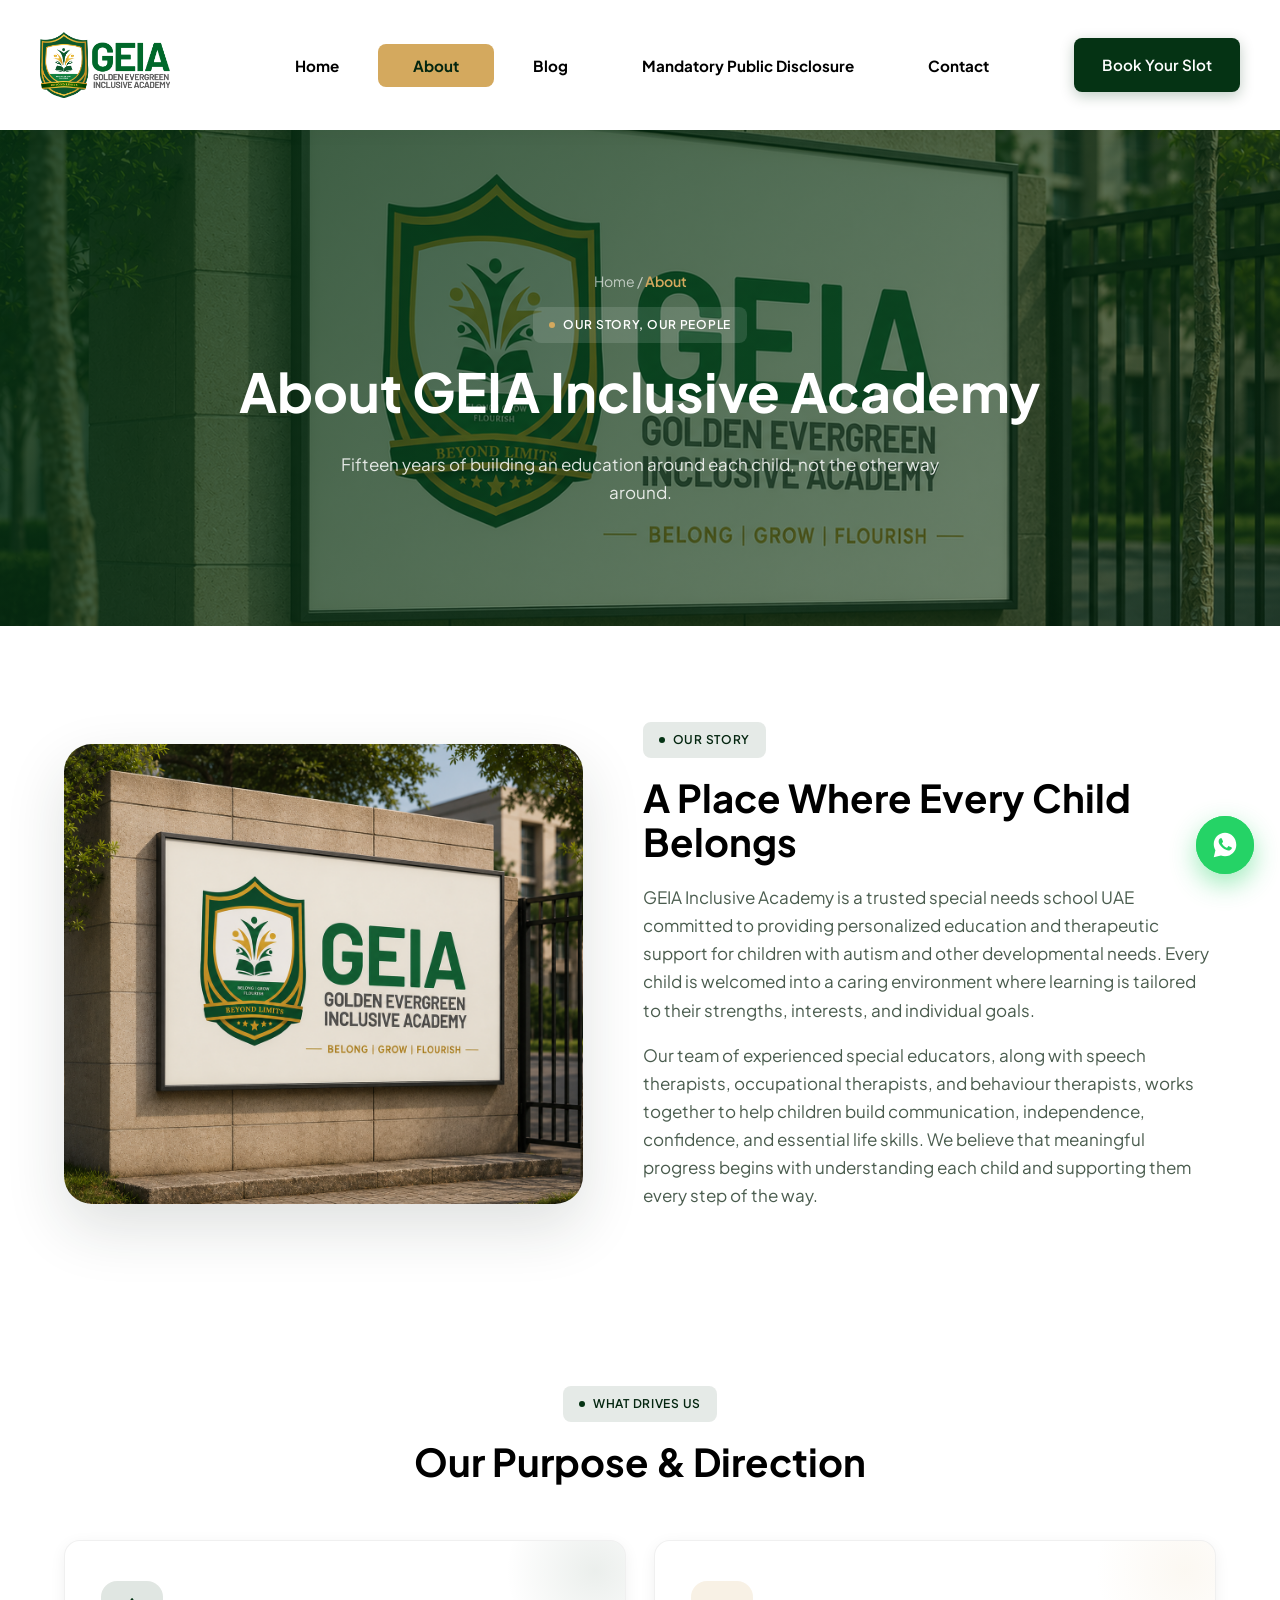
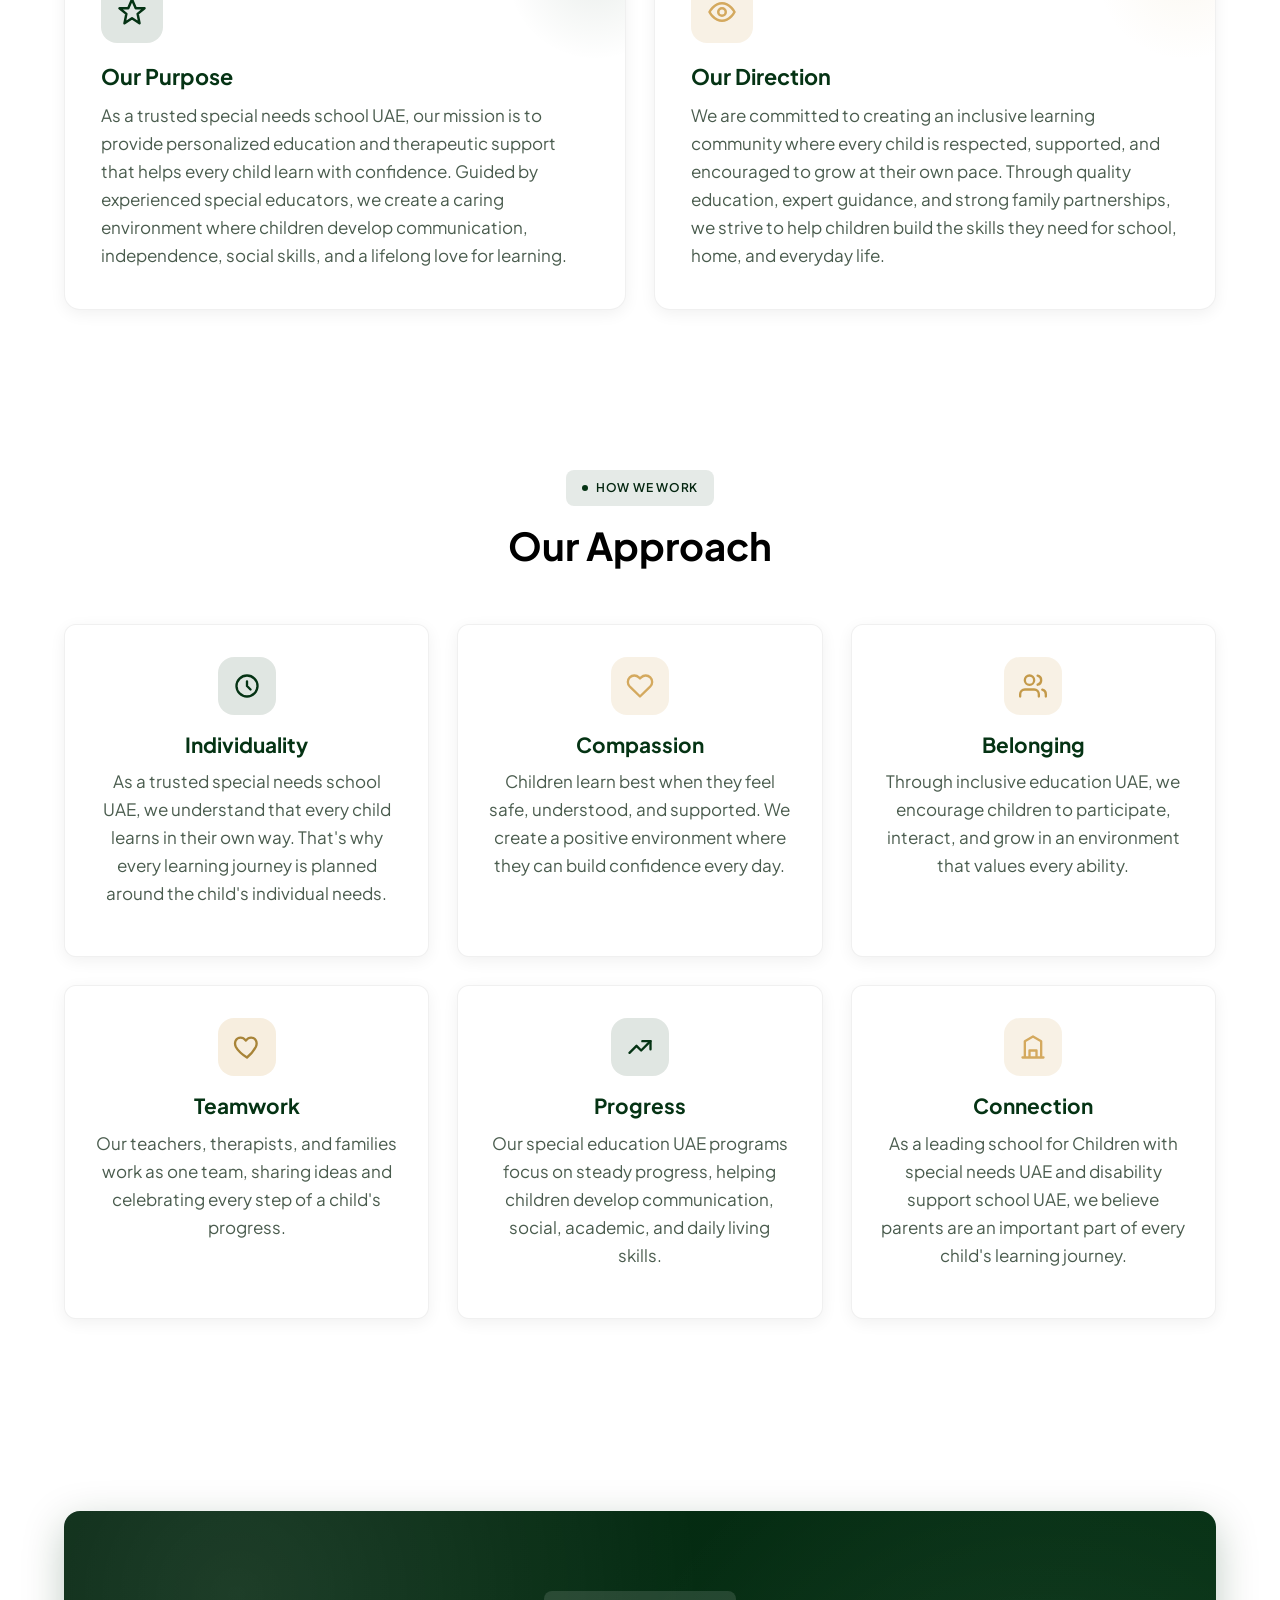
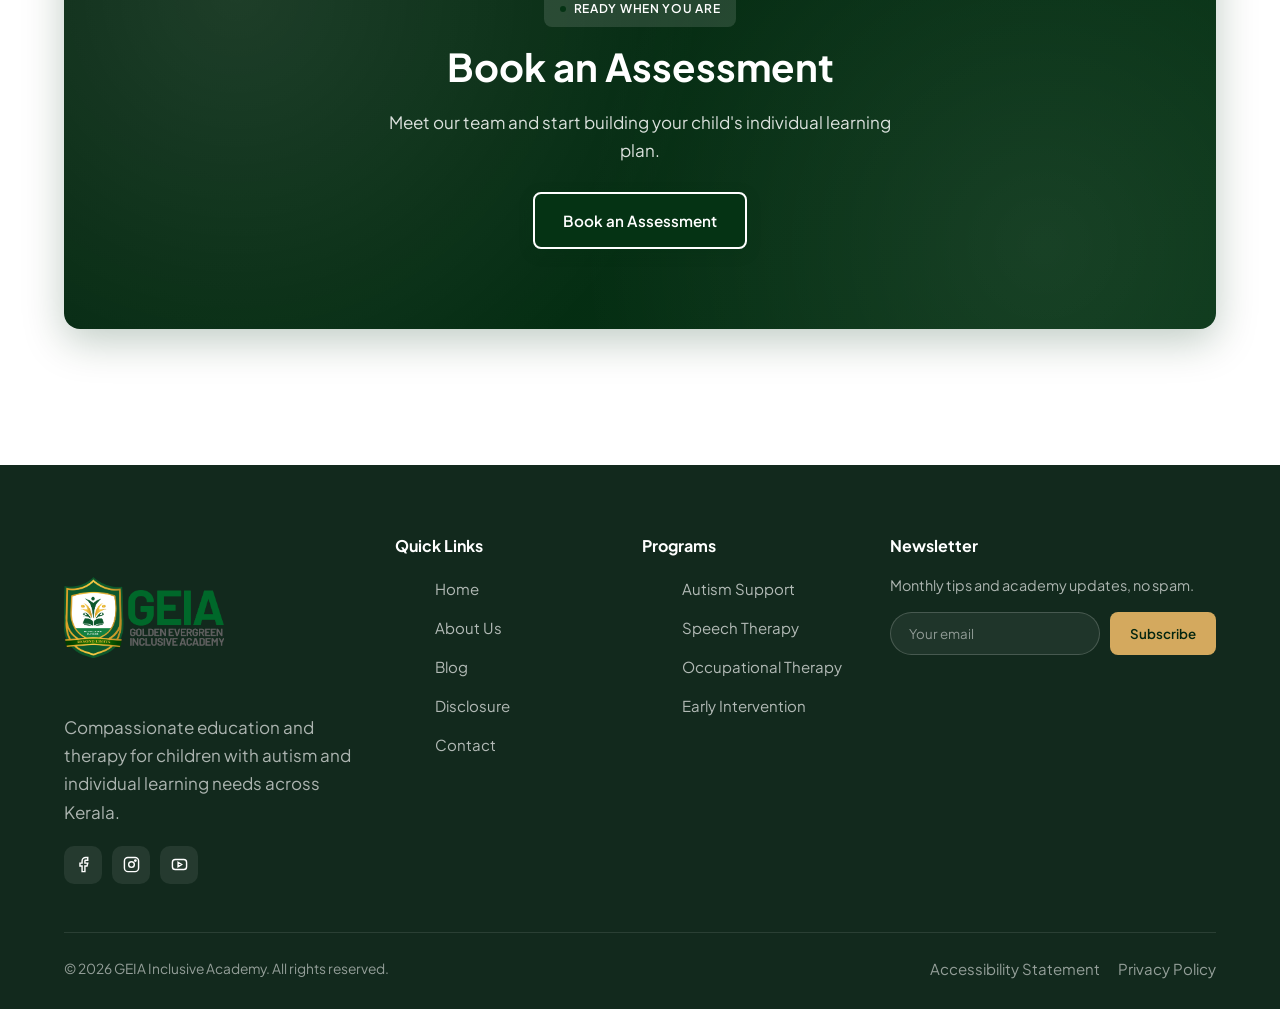
<file: about.html>
<!DOCTYPE html>
<html lang="en">
<head>
<meta charset="UTF-8">
<meta name="viewport" content="width=device-width, initial-scale=1.0">
<title>Special Needs School UAE | GEIA Inclusive Academy</title>
<meta name="description" content="GEIA Inclusive Academy is a Special Needs School UAE where children receive personalized education, autism support, and therapy in a safe and welcoming environment.">
<link rel="icon" type="image/png" href="images/geia logo.png">
<link rel="preconnect" href="https://fonts.googleapis.com">
<link href="https://fonts.googleapis.com/css2?family=Plus+Jakarta+Sans:wght@400;500;600;700;800&display=swap" rel="stylesheet">
<link rel="stylesheet" href="style.css">
</head>
<body>
<a href="#main" class="skip-link">Skip to main content</a>

<header class="site-header">
  <nav class="nav" aria-label="Primary">
    <a href="index.html" class="brand">
      <span class="brand-mark" aria-hidden="true">
        <img src="images/geia logo.png" alt="GEIA Inclusive Academy logo" style="width:130px; height:130px; object-fit:contain;">
      </span>
    </a>
    <ul class="nav-links">
      <li><a href="index.html">Home</a></li>
      <li><a href="about.html">About</a></li>
      <li><a href="blog.html">Blog</a></li>
       <li><a href="disclosure.html">Mandatory Public Disclosure</a></li>
      <li><a href="contact.html">Contact</a></li>
      <li class="nav-book-mobile"><a href="contact.html" class="btn btn-gold" style="width:100%;text-align:center;">Book Your Slot</a></li>
    </ul>
    <div class="nav-actions">
      <a href="contact.html" class="btn btn-gold nav-book-desktop">Book Your Slot</a>
      <button class="nav-toggle" aria-label="Toggle menu" aria-expanded="false"><span></span></button>
    </div>
  </nav>
  <div class="nav-overlay"></div>
</header>

<main id="main">

  <section class="page-hero" style="background-image: url('images/img1.png');">
    <div class="container">
      <div class="breadcrumb"><a href="index.html">Home</a> / <span>About</span></div>
      <span class="eyebrow">Our story, our people</span>
      <h1>About GEIA Inclusive Academy</h1>
      <p class="lead" style="max-width:640px; margin:0 auto;">Fifteen years of building an education around each child, not the other way around.</p>
    </div>
  </section>

  <!-- OUR STORY -->
  <section class="section">
    <div class="container story-grid">
      <img class="reveal" src="./images/img1.png">
      <div class="reveal">
        <span class="eyebrow">Our story</span>
        <h2>A Place Where Every Child Belongs</h2>
        <p>GEIA Inclusive Academy is a trusted special needs school UAE committed to providing personalized education and therapeutic support for children with autism and other developmental needs. Every child is welcomed into a caring environment where learning is tailored to their strengths, interests, and individual goals.</p>
        <p>Our team of experienced special educators, along with speech therapists, occupational therapists, and behaviour therapists, works together to help children build communication, independence, confidence, and essential life skills. We believe that meaningful progress begins with understanding each child and supporting them every step of the way.</p>

      </div>
    </div>
  </section>

  <!-- MISSION & VISION -->
  <section class="section-tight">
    <div class="container">
      <div class="section-head center">
        <span class="eyebrow">What drives us</span>
        <h2>Our Purpose &amp; Direction</h2>
      </div>
      <div class="mv-grid">
        <div class="mv-card mission reveal">
          <span class="service-icon tone-blue" aria-hidden="true"><svg viewBox="0 0 24 24" fill="none" stroke="currentColor" stroke-width="2" stroke-linecap="round" stroke-linejoin="round"><path d="M12 2l3 7h7l-5.5 4.5L18 21l-6-4-6 4 1.5-7.5L2 9h7z"/></svg></span>
          <h3>Our Purpose</h3>
          <p>As a trusted special needs school UAE, our mission is to provide personalized education and therapeutic support that helps every child learn with confidence. Guided by experienced special educators, we create a caring environment where children develop communication, independence, social skills, and a lifelong love for learning.</p>
        </div>
        <div class="mv-card vision reveal">
          <span class="service-icon tone-coral" aria-hidden="true"><svg viewBox="0 0 24 24" fill="none" stroke="currentColor" stroke-width="2" stroke-linecap="round" stroke-linejoin="round"><path d="M2 12s3.5-7 10-7 10 7 10 7-3.5 7-10 7-10-7-10-7z"/><circle cx="12" cy="12" r="3"/></svg></span>
          <h3>Our Direction</h3>
          <p>We are committed to creating an inclusive learning community where every child is respected, supported, and encouraged to grow at their own pace. Through quality education, expert guidance, and strong family partnerships, we strive to help children build the skills they need for school, home, and everyday life.</p>
        </div>
      </div>
    </div>
  </section>

  <!-- APPROACH -->
  <section class="section" style="background:var(--white);">
    <div class="container">
      <div class="section-head center">
        <span class="eyebrow">How we work</span>
        <h2>Our Approach</h2>
      </div>
      <div class="grid-3">
        <div class="philosophy-card reveal">
          <span class="service-icon tone-blue" aria-hidden="true"><svg viewBox="0 0 24 24" fill="none" stroke="currentColor" stroke-width="2" stroke-linecap="round" stroke-linejoin="round"><circle cx="12" cy="12" r="9"/><path d="M12 8v4l3 3"/></svg></span>
          <h3>Individuality</h3>
          <p>As a trusted special needs school UAE, we understand that every child learns in their own way. That's why every learning journey is planned around the child's individual needs.</p>
        </div>
        <div class="philosophy-card reveal">
          <span class="service-icon tone-coral" aria-hidden="true"><svg viewBox="0 0 24 24" fill="none" stroke="currentColor" stroke-width="2" stroke-linecap="round" stroke-linejoin="round"><path d="M20.8 4.6a5.5 5.5 0 0 0-7.8 0L12 5.6l-1-1a5.5 5.5 0 1 0-7.8 7.8l1 1L12 21l7.8-7.6 1-1a5.5 5.5 0 0 0 0-7.8z"/></svg></span>
          <h3>Compassion</h3>
          <p>Children learn best when they feel safe, understood, and supported. We create a positive environment where they can build confidence every day.</p>
        </div>
        <div class="philosophy-card reveal">
          <span class="service-icon tone-green" aria-hidden="true"><svg viewBox="0 0 24 24" fill="none" stroke="currentColor" stroke-width="2" stroke-linecap="round" stroke-linejoin="round"><path d="M17 21v-2a4 4 0 0 0-4-4H5a4 4 0 0 0-4 4v2"/><circle cx="9" cy="7" r="4"/><path d="M23 21v-2a4 4 0 0 0-3-3.87M16 3.13a4 4 0 0 1 0 7.75"/></svg></span>
          <h3>Belonging</h3>
          <p>Through inclusive education UAE, we encourage children to participate, interact, and grow in an environment that values every ability.</p>
        </div>
        <div class="philosophy-card reveal">
          <span class="service-icon tone-gold" aria-hidden="true"><svg viewBox="0 0 24 24" fill="none" stroke="currentColor" stroke-width="2" stroke-linecap="round" stroke-linejoin="round"><path d="M12 21s-7-4.35-9.5-9C.6 8 2.6 4 6.5 4c2 0 3.3 1 4.5 2.5C12.2 5 13.5 4 15.5 4 19.4 4 21.4 8 19.5 12 17 16.65 12 21 12 21z"/></svg></span>
          <h3>Teamwork</h3>
          <p>Our teachers, therapists, and families work as one team, sharing ideas and celebrating every step of a child's progress.</p>
        </div>
        <div class="philosophy-card reveal">
          <span class="service-icon tone-blue" aria-hidden="true"><svg viewBox="0 0 24 24" fill="none" stroke="currentColor" stroke-width="2" stroke-linecap="round" stroke-linejoin="round"><path d="M3 17l6-6 4 4 8-8"/><path d="M14 7h7v7"/></svg></span>
          <h3>Progress</h3>
          <p>Our special education UAE programs focus on steady progress, helping children develop communication, social, academic, and daily living skills.</p>
        </div>
        <div class="philosophy-card reveal">
          <span class="service-icon tone-coral" aria-hidden="true"><svg viewBox="0 0 24 24" fill="none" stroke="currentColor" stroke-width="2" stroke-linecap="round" stroke-linejoin="round"><path d="M3 21h18M5 21V7l7-4 7 4v14M9 21v-6h6v6"/></svg></span>
          <h3>Connection</h3>
          <p>As a leading school for Children with special needs UAE and disability support school UAE, we believe parents are an important part of every child's learning journey.</p>
        </div>
      </div>
    </div>
  </section>

  <!-- TEAM - Removed per request -->

  <!-- FACILITIES - Removed per request -->

  <!-- AWARDS - Removed per request -->

  <!-- CTA -->
  <section class="section">
    <div class="container">
      <div class="cta-band reveal">
        <span class="eyebrow" style="background:rgba(255,255,255,0.12); color:#fff;">Ready when you are</span>
        <h2>Book an Assessment</h2>
        <p>Meet our team and start building your child's individual learning plan.</p>
        <div class="cta-actions">
          <a href="contact.html" class="btn btn-gold" style="border:2px solid #fff;">Book an Assessment</a>
        </div>
      </div>
    </div>
  </section>

</main>

<footer class="site-footer">
  <div class="container">
    <div class="footer-grid">
      <div class="footer-brand">
        <a href="index.html" class="brand" style="color:#fff;">
          <span class="brand-mark" aria-hidden="true" style="width:160px; height:160px; border-radius:24px;">
            <img src="images/geia logo.png" alt="GEIA Inclusive Academy logo" style="width:160px; height:160px; object-fit:contain;">
          </span>
        </a>
        <p>Compassionate education and therapy for children with autism and individual learning needs across Kerala.</p>
        <div class="footer-social">
          <a href="#" aria-label="Facebook"><svg viewBox="0 0 24 24" fill="none" stroke="#fff" stroke-width="2"><path d="M18 2h-3a5 5 0 0 0-5 5v3H7v4h3v8h4v-8h3l1-4h-4V7a1 1 0 0 1 1-1h3z"/></svg></a>
          <a href="https://www.instagram.com/geia_ae/" aria-label="Instagram"><svg viewBox="0 0 24 24" fill="none" stroke="#fff" stroke-width="2"><rect x="2" y="2" width="20" height="20" rx="5"/><circle cx="12" cy="12" r="4"/><circle cx="17.5" cy="6.5" r="1"/></svg></a>
          <a href="#" aria-label="YouTube"><svg viewBox="0 0 24 24" fill="none" stroke="#fff" stroke-width="2"><rect x="2" y="5" width="20" height="14" rx="4"/><path d="M10 9l5 3-5 3z"/></svg></a>
        </div>
      </div>
      <div>
        <h4>Quick Links</h4>
        <ul>
          <li><a href="index.html">Home</a></li>
          <li><a href="about.html">About Us</a></li>
          <li><a href="blog.html">Blog</a></li>
           <li><a href="disclosure.html">Disclosure</a></li>
          <li><a href="contact.html">Contact</a></li>
         
        </ul>
      </div>
      <div>
        <h4>Programs</h4>
        <ul>
          <li><a href="index.html#services">Autism Support</a></li>
          <li><a href="index.html#services">Speech Therapy</a></li>
          <li><a href="index.html#services">Occupational Therapy</a></li>
          <li><a href="index.html#services">Early Intervention</a></li>
        </ul>
      </div>
      <div>
        <h4>Newsletter</h4>
        <p style="color:rgba(255,255,255,0.65); font-size:0.9rem;">Monthly tips and academy updates, no spam.</p>
        <form class="newsletter-row">
          <label class="sr-only" for="newsletter-email2">Email address</label>
          <input type="email" id="newsletter-email2" placeholder="Your email">
          <button type="submit">Subscribe</button>
        </form>
      </div>
    </div>
    <div class="footer-bottom">
      <span>&copy; 2026 GEIA Inclusive Academy. All rights reserved.</span>
      <div class="legal-links">
        <a href="#">Accessibility Statement</a>
        <a href="#">Privacy Policy</a>
      </div>
    </div>
  </div>
</footer>

<a class="whatsapp-float" href="https://wa.me/919497712345?text=Hi%2C%20I%27d%20like%20to%20know%20more%20about%20Little%20Sprouts%20Academy" target="_blank" rel="noopener" aria-label="Chat with us on WhatsApp">
  <span class="whatsapp-tooltip">Need Help? Chat with Us</span>
  <svg viewBox="0 0 32 32" fill="#fff" aria-hidden="true"><path d="M16.02 3C9.4 3 4 8.4 4 15.02c0 2.36.65 4.56 1.78 6.45L4 29l7.73-1.73a11.9 11.9 0 0 0 4.29.79h.01c6.62 0 12.02-5.4 12.02-12.02C28.05 8.4 22.65 3 16.02 3zm7.03 17.03c-.3.84-1.72 1.64-2.36 1.72-.6.08-1.36.11-2.2-.14-.5-.15-1.14-.36-1.97-.71-3.46-1.5-5.72-4.98-5.9-5.21-.17-.23-1.4-1.86-1.4-3.55 0-1.69.88-2.52 1.2-2.86.31-.34.68-.42.9-.42h.65c.21 0 .49-.08.77.58.3.7.99 2.4 1.08 2.58.09.17.15.38.03.61-.12.23-.18.38-.36.58-.18.2-.38.45-.54.6-.18.17-.37.36-.16.7.21.34.94 1.55 2.01 2.5 1.38 1.24 2.55 1.62 2.89 1.8.34.17.54.15.74-.08.2-.23.86-1 1.09-1.35.23-.34.46-.28.77-.17.31.11 1.98.94 2.32 1.11.34.17.57.26.65.4.08.14.08.8-.22 1.64z"/></svg>
</a>
<button class="back-to-top" aria-label="Back to top">
  <svg viewBox="0 0 24 24" fill="none" stroke="currentColor" stroke-width="2" stroke-linecap="round" stroke-linejoin="round"><path d="M12 19V5M5 12l7-7 7 7"/></svg>
</button>

<script src="script.js"></script>
</body>
</html>
</file>
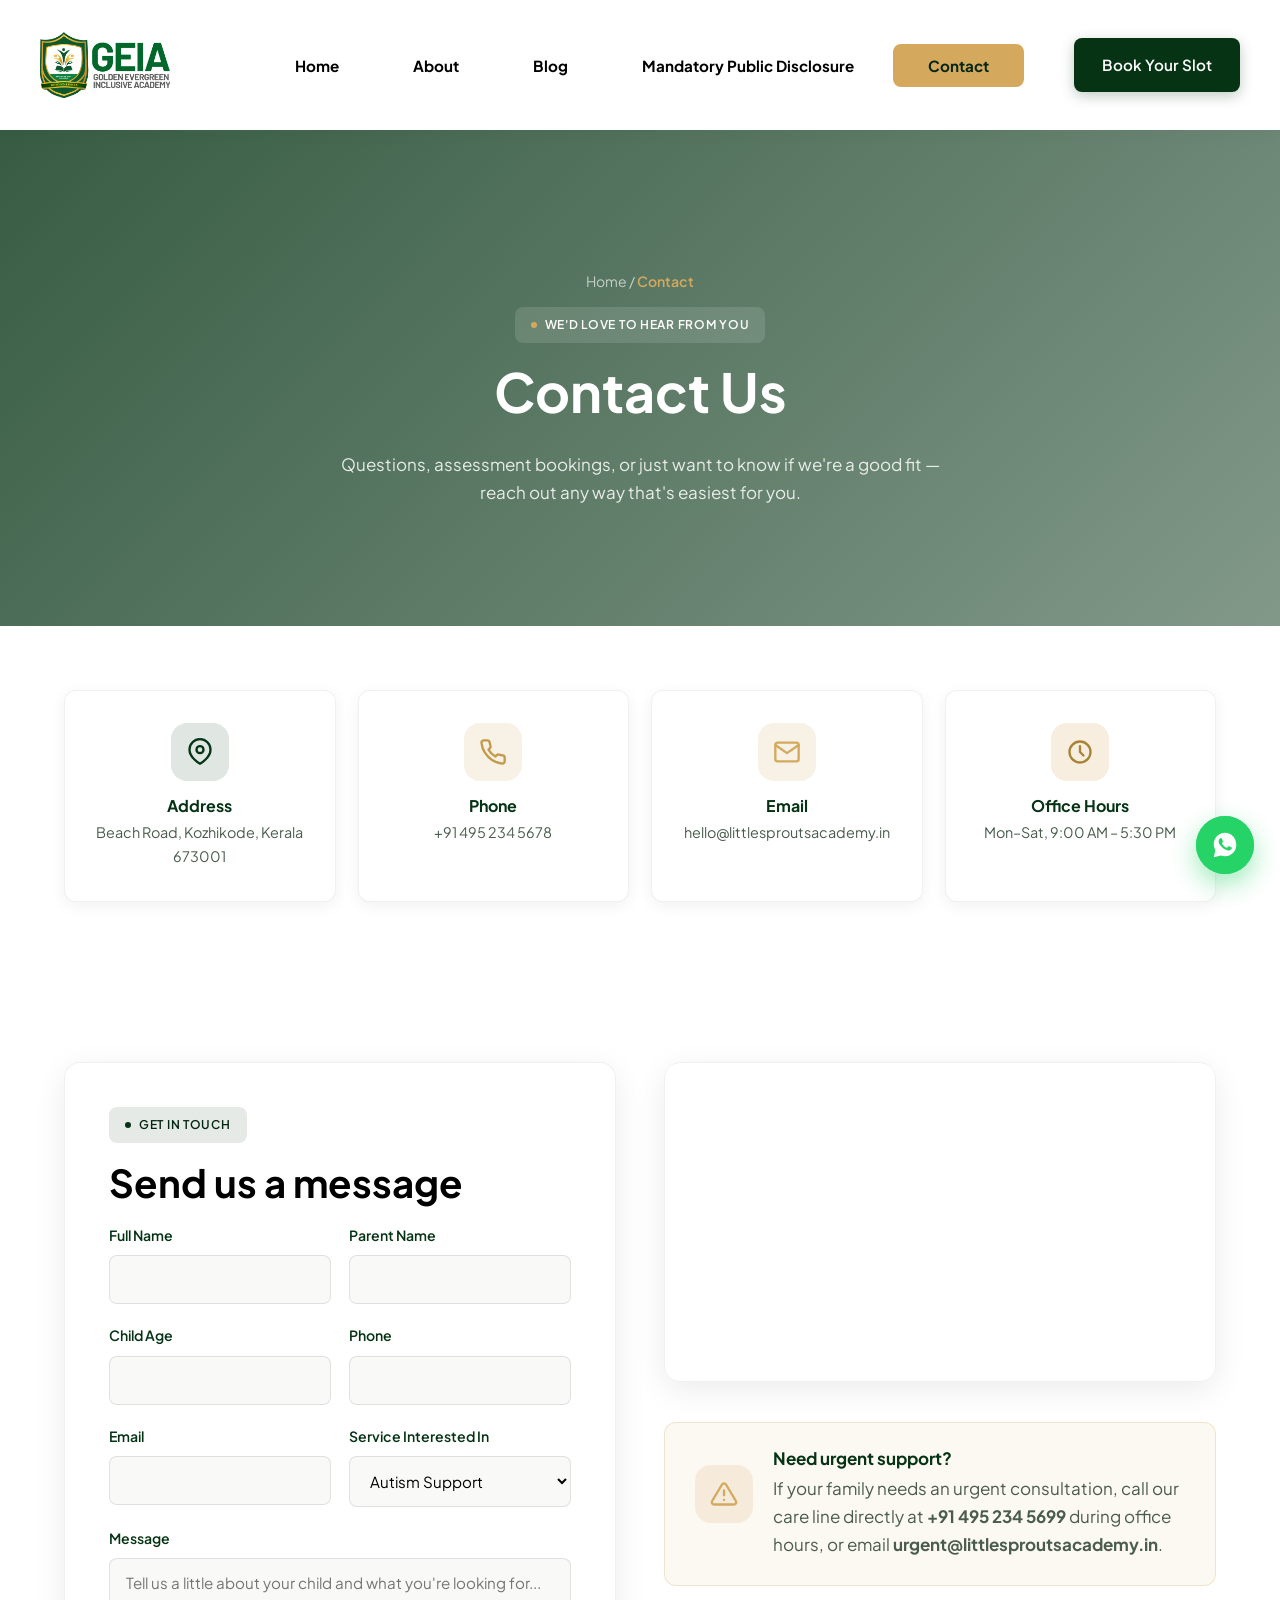
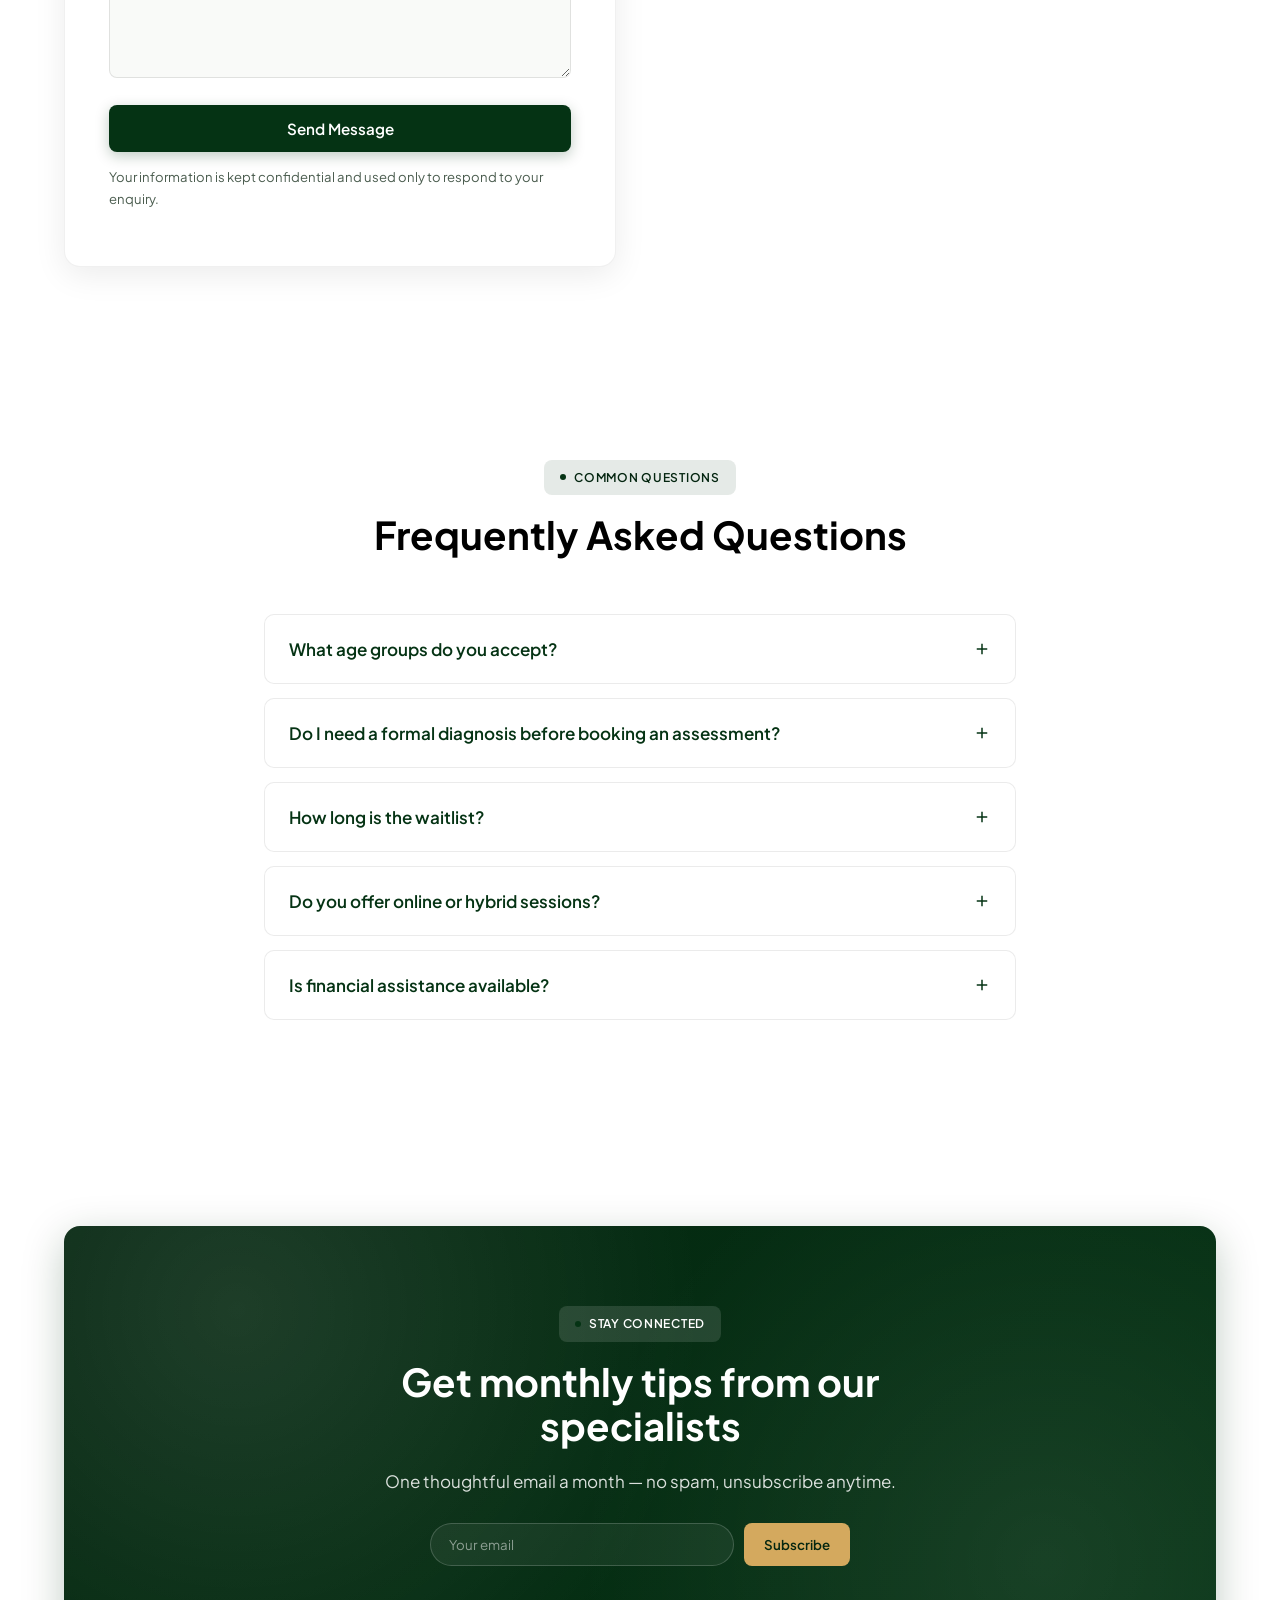
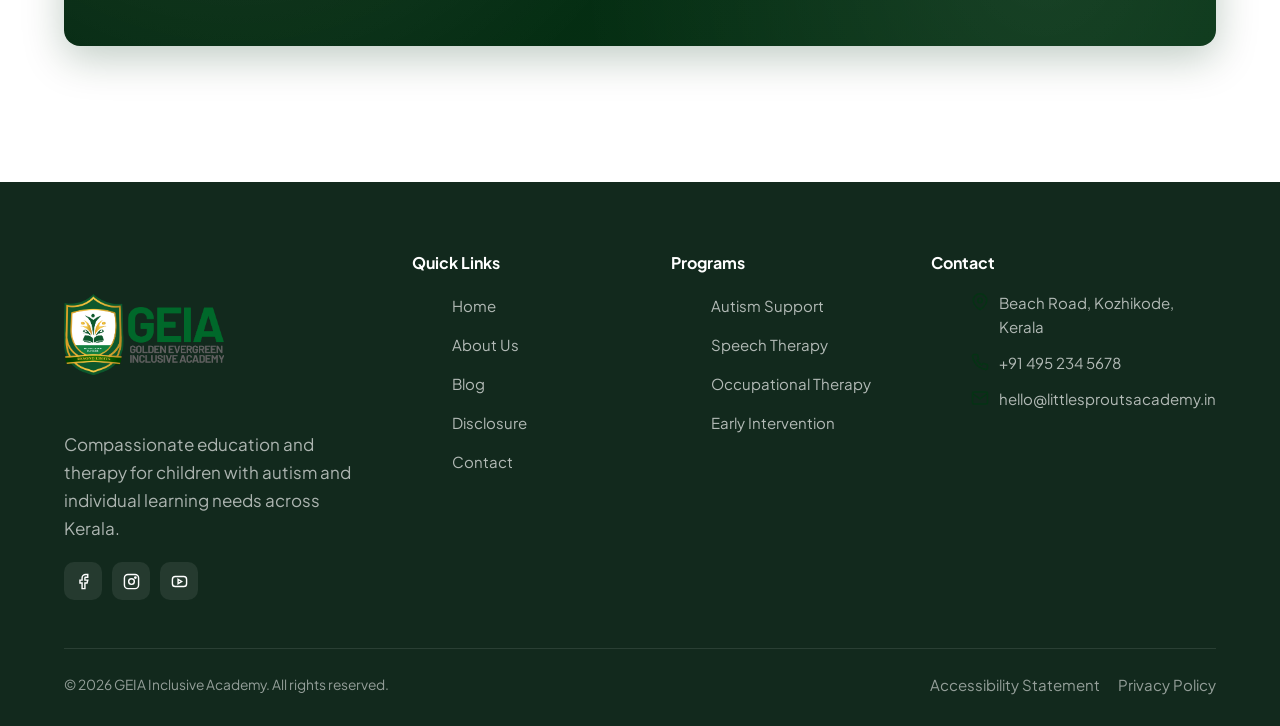
<file: contact.html>
<!DOCTYPE html>
<html lang="en">
<head>
<meta charset="UTF-8">
<meta name="viewport" content="width=device-width, initial-scale=1.0">
<title>Special Needs School UAE | GEIA Inclusive Academy</title>
<meta name="description" content="GEIA Inclusive Academy is a Special Needs School UAE where children receive personalized education, autism support, and therapy in a safe and welcoming environment.">
<link rel="icon" type="image/png" href="images/geia logo.png">
<link rel="preconnect" href="https://fonts.googleapis.com">
<link href="https://fonts.googleapis.com/css2?family=Plus+Jakarta+Sans:wght@400;500;600;700;800&display=swap" rel="stylesheet">
<link rel="stylesheet" href="style.css">
</head>
<body>
<a href="#main" class="skip-link">Skip to main content</a>

<header class="site-header">
  <nav class="nav" aria-label="Primary">
    <a href="index.html" class="brand">
      <span class="brand-mark" aria-hidden="true">
        <img src="images/geia logo.png" alt="GEIA Inclusive Academy logo" style="width:130px; height:130px; object-fit:contain;">
      </span>
    </a>
    <ul class="nav-links">
      <li><a href="index.html">Home</a></li>
      <li><a href="about.html">About</a></li>
      <li><a href="blog.html">Blog</a></li>
       <li><a href="disclosure.html">Mandatory Public Disclosure</a></li>
      <li><a href="contact.html">Contact</a></li>
      <li class="nav-book-mobile"><a href="contact.html" class="btn btn-gold" style="width:100%;text-align:center;">Book Your Slot</a></li>
    </ul>
    <div class="nav-actions">
      <a href="contact.html" class="btn btn-gold nav-book-desktop">Book Your Slot</a>
      <button class="nav-toggle" aria-label="Toggle menu" aria-expanded="false"><span></span></button>
    </div>
  </nav>
  <div class="nav-overlay"></div>
</header>

<main id="main">

  <section class="page-hero">
    <div class="container">
      <div class="breadcrumb"><a href="index.html">Home</a> / <span>Contact</span></div>
      <span class="eyebrow">We'd love to hear from you</span>
      <h1>Contact Us</h1>
      <p class="lead" style="max-width:640px; margin:0 auto;">Questions, assessment bookings, or just want to know if we're a good fit &mdash; reach out any way that's easiest for you.</p>
    </div>
  </section>

  <!-- CONTACT INFO CARDS -->
  <section class="section-tight">
    <div class="container contact-cards">
      <div class="contact-card reveal">
        <span class="service-icon tone-blue" aria-hidden="true"><svg viewBox="0 0 24 24" fill="none" stroke="currentColor" stroke-width="2" stroke-linecap="round" stroke-linejoin="round"><path d="M21 10c0 7-9 12-9 12s-9-5-9-12a9 9 0 0 1 18 0z"/><circle cx="12" cy="10" r="3"/></svg></span>
        <h4>Address</h4>
        <p>Beach Road, Kozhikode, Kerala 673001</p>
      </div>
      <div class="contact-card reveal">
        <span class="service-icon tone-green" aria-hidden="true"><svg viewBox="0 0 24 24" fill="none" stroke="currentColor" stroke-width="2" stroke-linecap="round" stroke-linejoin="round"><path d="M22 16.92v3a2 2 0 0 1-2.18 2 19.8 19.8 0 0 1-8.63-3.07 19.5 19.5 0 0 1-6-6 19.8 19.8 0 0 1-3.07-8.67A2 2 0 0 1 4.11 2h3a2 2 0 0 1 2 1.72c.13.99.36 1.96.68 2.9a2 2 0 0 1-.45 2.11L8.09 9.91a16 16 0 0 0 6 6l1.18-1.25a2 2 0 0 1 2.11-.45c.94.32 1.91.55 2.9.68A2 2 0 0 1 22 16.92z"/></svg></span>
        <h4>Phone</h4>
        <p>+91 495 234 5678</p>
      </div>
      <div class="contact-card reveal">
        <span class="service-icon tone-coral" aria-hidden="true"><svg viewBox="0 0 24 24" fill="none" stroke="currentColor" stroke-width="2" stroke-linecap="round" stroke-linejoin="round"><path d="M4 4h16v16H4z" opacity="0"/><path d="M22 6l-10 7L2 6"/><rect x="2" y="4" width="20" height="16" rx="2"/></svg></span>
        <h4>Email</h4>
        <p>hello@littlesproutsacademy.in</p>
      </div>
      <div class="contact-card reveal">
        <span class="service-icon tone-gold" aria-hidden="true"><svg viewBox="0 0 24 24" fill="none" stroke="currentColor" stroke-width="2" stroke-linecap="round" stroke-linejoin="round"><circle cx="12" cy="12" r="9"/><path d="M12 7v5l3 3"/></svg></span>
        <h4>Office Hours</h4>
        <p>Mon&ndash;Sat, 9:00 AM &ndash; 5:30 PM</p>
      </div>
    </div>
  </section>

  <!-- FORM + MAP -->
  <section class="section">
    <div class="container contact-layout">

      <div class="form-card reveal">
        <span class="eyebrow">Get in touch</span>
        <h2>Send us a message</h2>
        <div class="form-success">
          <svg width="20" height="20" viewBox="0 0 24 24" fill="none" stroke="currentColor" stroke-width="2"><path d="M20 6L9 17l-5-5"/></svg>
          Thank you &mdash; we'll be in touch within one business day.
        </div>
        <form id="contact-form">
          <div class="form-row">
            <div class="field">
              <label for="full-name">Full Name</label>
              <input type="text" id="full-name" name="full-name" required>
            </div>
            <div class="field">
              <label for="parent-name">Parent Name</label>
              <input type="text" id="parent-name" name="parent-name">
            </div>
          </div>
          <div class="form-row">
            <div class="field">
              <label for="child-age">Child Age</label>
              <input type="number" id="child-age" name="child-age" min="0" max="18">
            </div>
            <div class="field">
              <label for="phone">Phone</label>
              <input type="tel" id="phone" name="phone" required>
            </div>
          </div>
          <div class="form-row">
            <div class="field">
              <label for="email">Email</label>
              <input type="email" id="email" name="email" required>
            </div>
            <div class="field">
              <label for="service">Service Interested In</label>
              <select id="service" name="service">
                <option>Autism Support</option>
                <option>Early Intervention</option>
                <option>Speech Therapy</option>
                <option>Occupational Therapy</option>
                <option>Behaviour Therapy</option>
                <option>Individual Learning Plan</option>
                <option>Parent Training</option>
                <option>Inclusive Education</option>
              </select>
            </div>
          </div>
          <div class="field">
            <label for="message">Message</label>
            <textarea id="message" name="message" placeholder="Tell us a little about your child and what you're looking for..."></textarea>
          </div>
          <button type="submit" class="btn btn-gold btn-block">Send Message</button>
          <p class="form-note">Your information is kept confidential and used only to respond to your enquiry.</p>
        </form>
      </div>

      <div>
        <div class="map-embed reveal">
          <iframe src="https://maps.google.com/maps?q=Kozhikode%2C%20Kerala&t=&z=13&ie=UTF8&iwloc=&output=embed" title="Map showing GEIA Inclusive Academy location in Kozhikode, Kerala" loading="lazy"></iframe>
        </div>

        <div class="emergency-band reveal mt-lg">
          <span class="service-icon tone-coral" aria-hidden="true"><svg viewBox="0 0 24 24" fill="none" stroke="currentColor" stroke-width="2" stroke-linecap="round" stroke-linejoin="round"><path d="M10.29 3.86L1.82 18a2 2 0 0 0 1.71 3h16.94a2 2 0 0 0 1.71-3L13.71 3.86a2 2 0 0 0-3.42 0z"/><path d="M12 9v4M12 17h.01"/></svg></span>
          <div>
            <h4 style="margin-bottom:6px;">Need urgent support?</h4>
            <p style="margin:0;">If your family needs an urgent consultation, call our care line directly at <strong>+91 495 234 5699</strong> during office hours, or email <strong>urgent@littlesproutsacademy.in</strong>.</p>
          </div>
        </div>
      </div>

    </div>
  </section>

  <!-- FAQ -->
  <section class="section" style="background:var(--white);">
    <div class="container" style="max-width:800px;">
      <div class="section-head center">
        <span class="eyebrow">Common questions</span>
        <h2>Frequently Asked Questions</h2>
      </div>
      <div class="faq-list reveal">
        <div class="faq-item">
          <div class="faq-q">What age groups do you accept?<svg viewBox="0 0 24 24" fill="none" stroke="currentColor" stroke-width="2"><path d="M12 5v14M5 12h14"/></svg></div>
          <div class="faq-a"><p>We work with children from 18 months through 16 years, with programs tailored to each developmental stage.</p></div>
        </div>
        <div class="faq-item">
          <div class="faq-q">Do I need a formal diagnosis before booking an assessment?<svg viewBox="0 0 24 24" fill="none" stroke="currentColor" stroke-width="2"><path d="M12 5v14M5 12h14"/></svg></div>
          <div class="faq-a"><p>No. Many families come to us with concerns but no formal diagnosis. Our intake team can guide you through the assessment and, if needed, refer you for a clinical diagnosis.</p></div>
        </div>
        <div class="faq-item">
          <div class="faq-q">How long is the waitlist?<svg viewBox="0 0 24 24" fill="none" stroke="currentColor" stroke-width="2"><path d="M12 5v14M5 12h14"/></svg></div>
          <div class="faq-a"><p>Initial assessments are typically scheduled within two weeks. Ongoing therapy start dates depend on the specific program and specialist availability.</p></div>
        </div>
        <div class="faq-item">
          <div class="faq-q">Do you offer online or hybrid sessions?<svg viewBox="0 0 24 24" fill="none" stroke="currentColor" stroke-width="2"><path d="M12 5v14M5 12h14"/></svg></div>
          <div class="faq-a"><p>Yes, speech therapy, parent training, and some behaviour therapy sessions are available online for families outside Kozhikode.</p></div>
        </div>
        <div class="faq-item">
          <div class="faq-q">Is financial assistance available?<svg viewBox="0 0 24 24" fill="none" stroke="currentColor" stroke-width="2"><path d="M12 5v14M5 12h14"/></svg></div>
          <div class="faq-a"><p>We offer a sliding-scale fee structure for qualifying families. Ask our intake coordinator during your first call.</p></div>
        </div>
      </div>
    </div>
  </section>

  <!-- NEWSLETTER -->
  <section class="section">
    <div class="container">
      <div class="cta-band reveal">
        <span class="eyebrow" style="background:rgba(255,255,255,0.12); color:#fff;">Stay connected</span>
        <h2>Get monthly tips from our specialists</h2>
        <p>One thoughtful email a month &mdash; no spam, unsubscribe anytime.</p>
        <form class="newsletter-row" style="max-width:420px; margin:28px auto 0;">
          <label class="sr-only" for="cta-email">Email address</label>
          <input type="email" id="cta-email" placeholder="Your email">
          <button type="submit">Subscribe</button>
        </form>
      </div>
    </div>
  </section>

</main>

<footer class="site-footer">
  <div class="container">
    <div class="footer-grid">
      <div class="footer-brand">
        <a href="index.html" class="brand" style="color:#fff;">
          <span class="brand-mark" aria-hidden="true" style="width:160px; height:160px; border-radius:24px;">
            <img src="images/geia logo.png" alt="GEIA Inclusive Academy logo" style="width:160px; height:160px; object-fit:contain;">
          </span>
        </a>
        <p>Compassionate education and therapy for children with autism and individual learning needs across Kerala.</p>
        <div class="footer-social">
          <a href="#" aria-label="Facebook"><svg viewBox="0 0 24 24" fill="none" stroke="#fff" stroke-width="2"><path d="M18 2h-3a5 5 0 0 0-5 5v3H7v4h3v8h4v-8h3l1-4h-4V7a1 1 0 0 1 1-1h3z"/></svg></a>
          <a href="https://www.instagram.com/geia_ae/" aria-label="Instagram"><svg viewBox="0 0 24 24" fill="none" stroke="#fff" stroke-width="2"><rect x="2" y="2" width="20" height="20" rx="5"/><circle cx="12" cy="12" r="4"/><circle cx="17.5" cy="6.5" r="1"/></svg></a>
          <a href="#" aria-label="YouTube"><svg viewBox="0 0 24 24" fill="none" stroke="#fff" stroke-width="2"><rect x="2" y="5" width="20" height="14" rx="4"/><path d="M10 9l5 3-5 3z"/></svg></a>
        </div>
      </div>
      <div>
        <h4>Quick Links</h4>
        <ul>
          <li><a href="index.html">Home</a></li>
          <li><a href="about.html">About Us</a></li>
          <li><a href="blog.html">Blog</a></li>
           <li><a href="disclosure.html">Disclosure</a></li>
          <li><a href="contact.html">Contact</a></li>
         
        </ul>
      </div>
      <div>
        <h4>Programs</h4>
        <ul>
          <li><a href="index.html#services">Autism Support</a></li>
          <li><a href="index.html#services">Speech Therapy</a></li>
          <li><a href="index.html#services">Occupational Therapy</a></li>
          <li><a href="index.html#services">Early Intervention</a></li>
        </ul>
      </div>
      <div>
        <h4>Contact</h4>
        <ul class="footer-contact">
          <li><svg viewBox="0 0 24 24" fill="none" stroke="currentColor" stroke-width="2"><path d="M21 10c0 7-9 12-9 12s-9-5-9-12a9 9 0 0 1 18 0z"/><circle cx="12" cy="10" r="3"/></svg>Beach Road, Kozhikode, Kerala</li>
          <li><svg viewBox="0 0 24 24" fill="none" stroke="currentColor" stroke-width="2"><path d="M22 16.92v3a2 2 0 0 1-2.18 2 19.8 19.8 0 0 1-8.63-3.07 19.5 19.5 0 0 1-6-6 19.8 19.8 0 0 1-3.07-8.67A2 2 0 0 1 4.11 2h3a2 2 0 0 1 2 1.72c.13.99.36 1.96.68 2.9a2 2 0 0 1-.45 2.11L8.09 9.91a16 16 0 0 0 6 6l1.18-1.25a2 2 0 0 1 2.11-.45c.94.32 1.91.55 2.9.68A2 2 0 0 1 22 16.92z"/></svg>+91 495 234 5678</li>
          <li><svg viewBox="0 0 24 24" fill="none" stroke="currentColor" stroke-width="2"><path d="M22 6l-10 7L2 6"/><rect x="2" y="4" width="20" height="16" rx="2"/></svg>hello@littlesproutsacademy.in</li>
        </ul>
      </div>
    </div>
    <div class="footer-bottom">
      <span>&copy; 2026 GEIA Inclusive Academy. All rights reserved.</span>
      <div class="legal-links">
        <a href="#">Accessibility Statement</a>
        <a href="#">Privacy Policy</a>
      </div>
    </div>
  </div>
</footer>

<a class="whatsapp-float" href="https://wa.me/919497712345?text=Hi%2C%20I%27d%20like%20to%20know%20more%20about%20Little%20Sprouts%20Academy" target="_blank" rel="noopener" aria-label="Chat with us on WhatsApp">
  <span class="whatsapp-tooltip">Need Help? Chat with Us</span>
  <svg viewBox="0 0 32 32" fill="#fff" aria-hidden="true"><path d="M16.02 3C9.4 3 4 8.4 4 15.02c0 2.36.65 4.56 1.78 6.45L4 29l7.73-1.73a11.9 11.9 0 0 0 4.29.79h.01c6.62 0 12.02-5.4 12.02-12.02C28.05 8.4 22.65 3 16.02 3zm7.03 17.03c-.3.84-1.72 1.64-2.36 1.72-.6.08-1.36.11-2.2-.14-.5-.15-1.14-.36-1.97-.71-3.46-1.5-5.72-4.98-5.9-5.21-.17-.23-1.4-1.86-1.4-3.55 0-1.69.88-2.52 1.2-2.86.31-.34.68-.42.9-.42h.65c.21 0 .49-.08.77.58.3.7.99 2.4 1.08 2.58.09.17.15.38.03.61-.12.23-.18.38-.36.58-.18.2-.38.45-.54.6-.18.17-.37.36-.16.7.21.34.94 1.55 2.01 2.5 1.38 1.24 2.55 1.62 2.89 1.8.34.17.54.15.74-.08.2-.23.86-1 1.09-1.35.23-.34.46-.28.77-.17.31.11 1.98.94 2.32 1.11.34.17.57.26.65.4.08.14.08.8-.22 1.64z"/></svg>
</a>
<button class="back-to-top" aria-label="Back to top">
  <svg viewBox="0 0 24 24" fill="none" stroke="currentColor" stroke-width="2" stroke-linecap="round" stroke-linejoin="round"><path d="M12 19V5M5 12l7-7 7 7"/></svg>
</button>

<script src="script.js"></script>
</body>
</html>
</file>
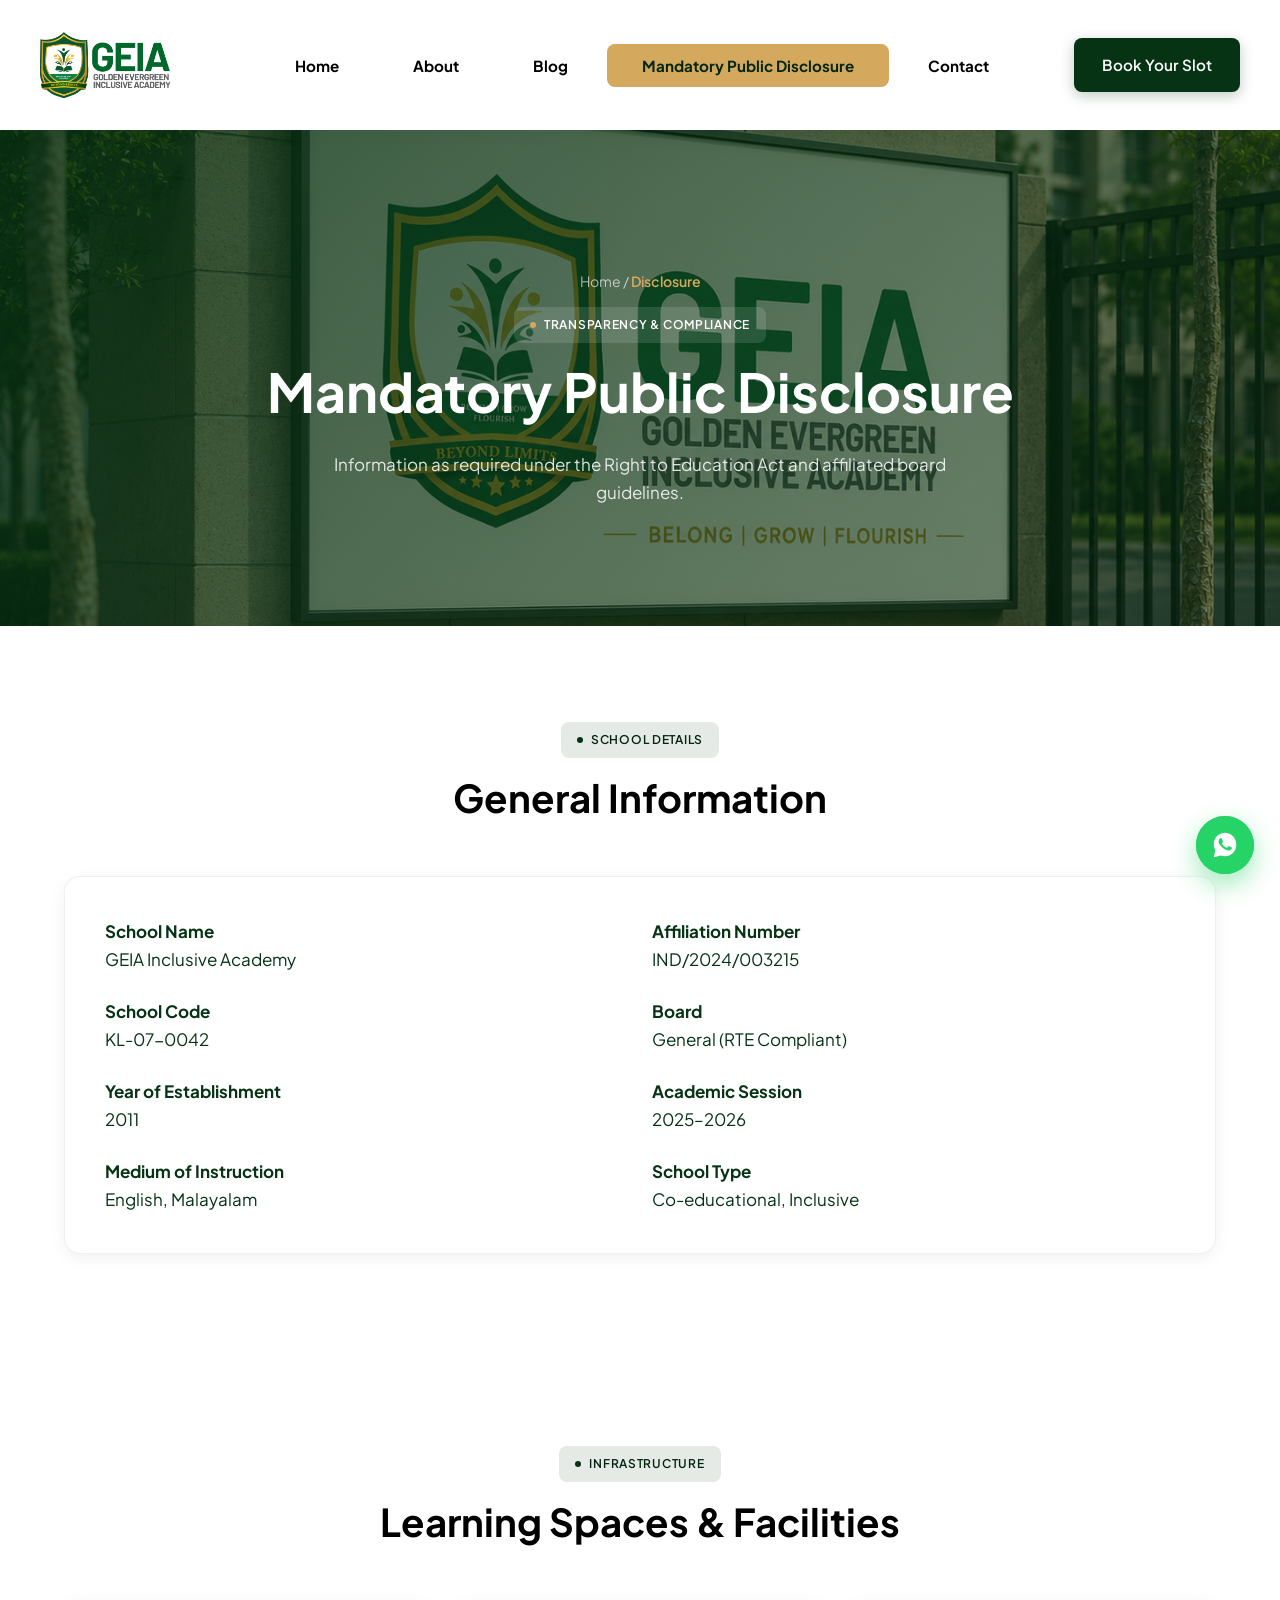
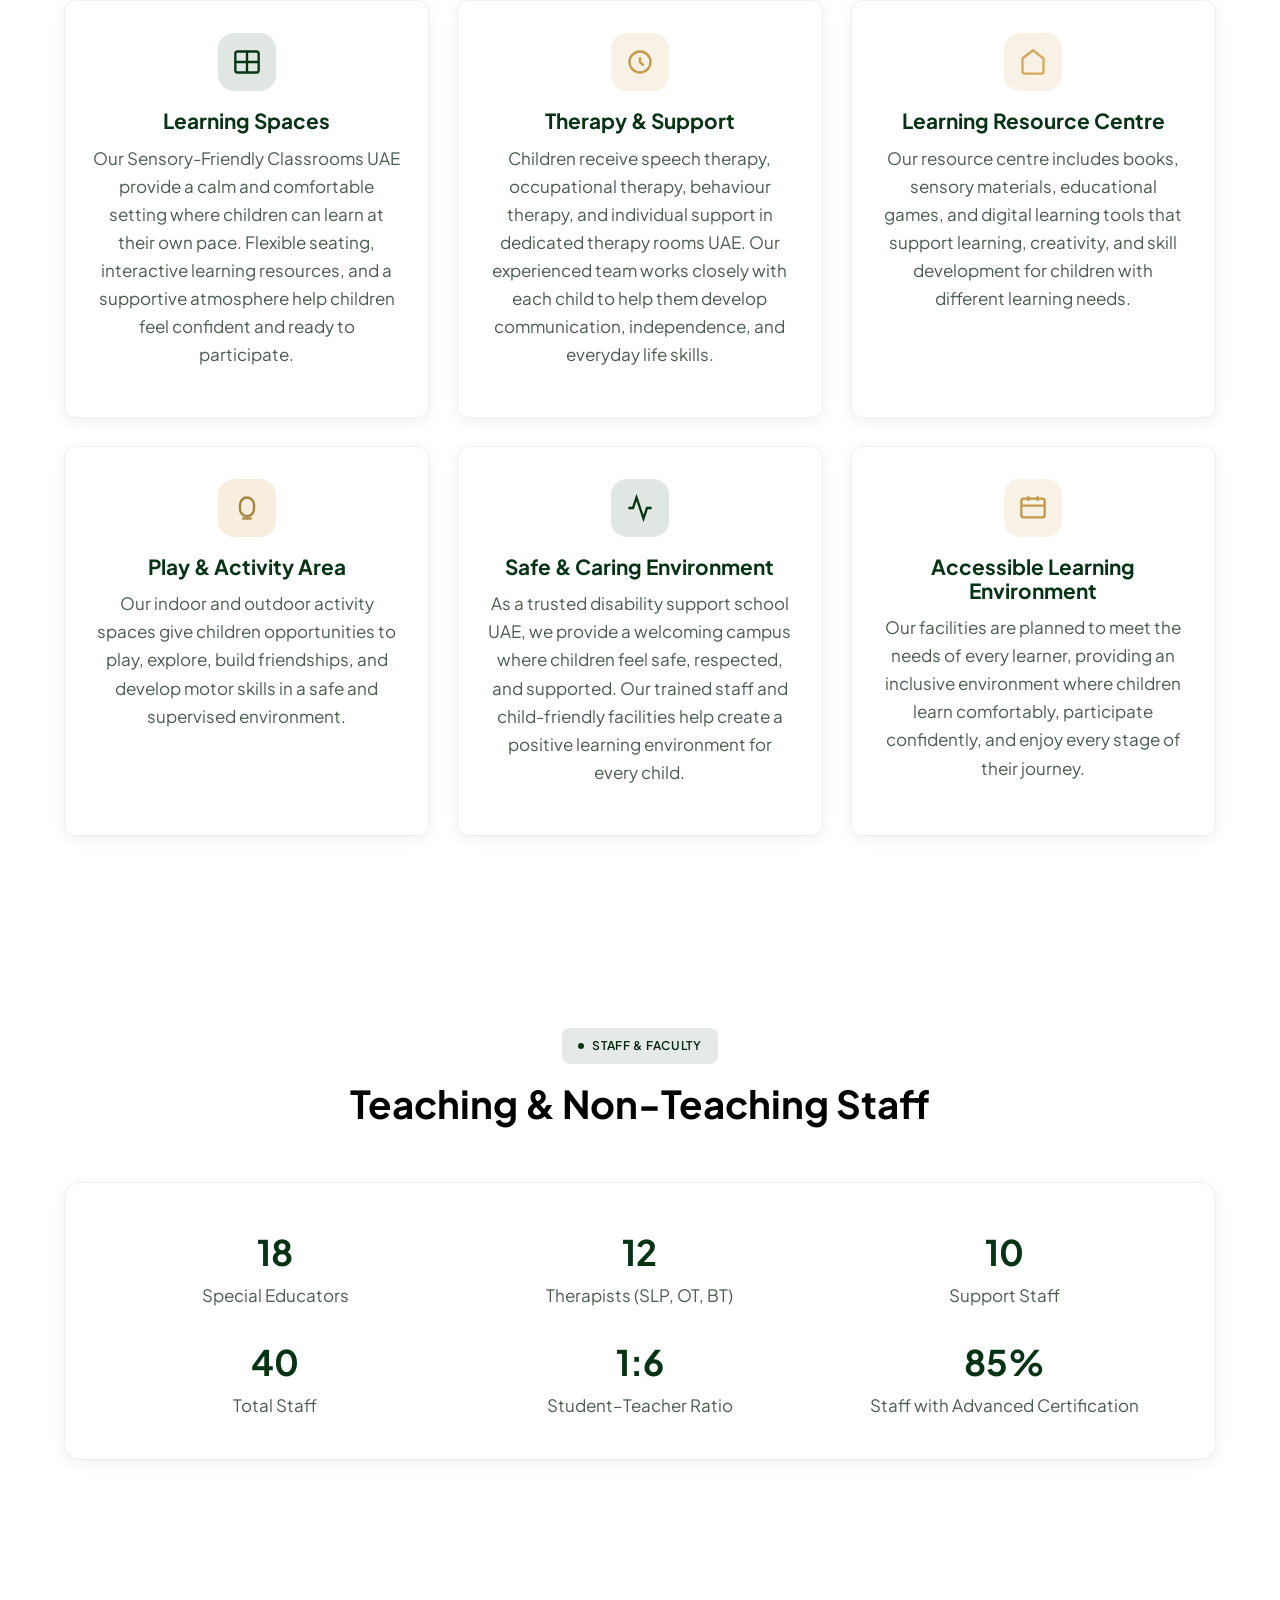
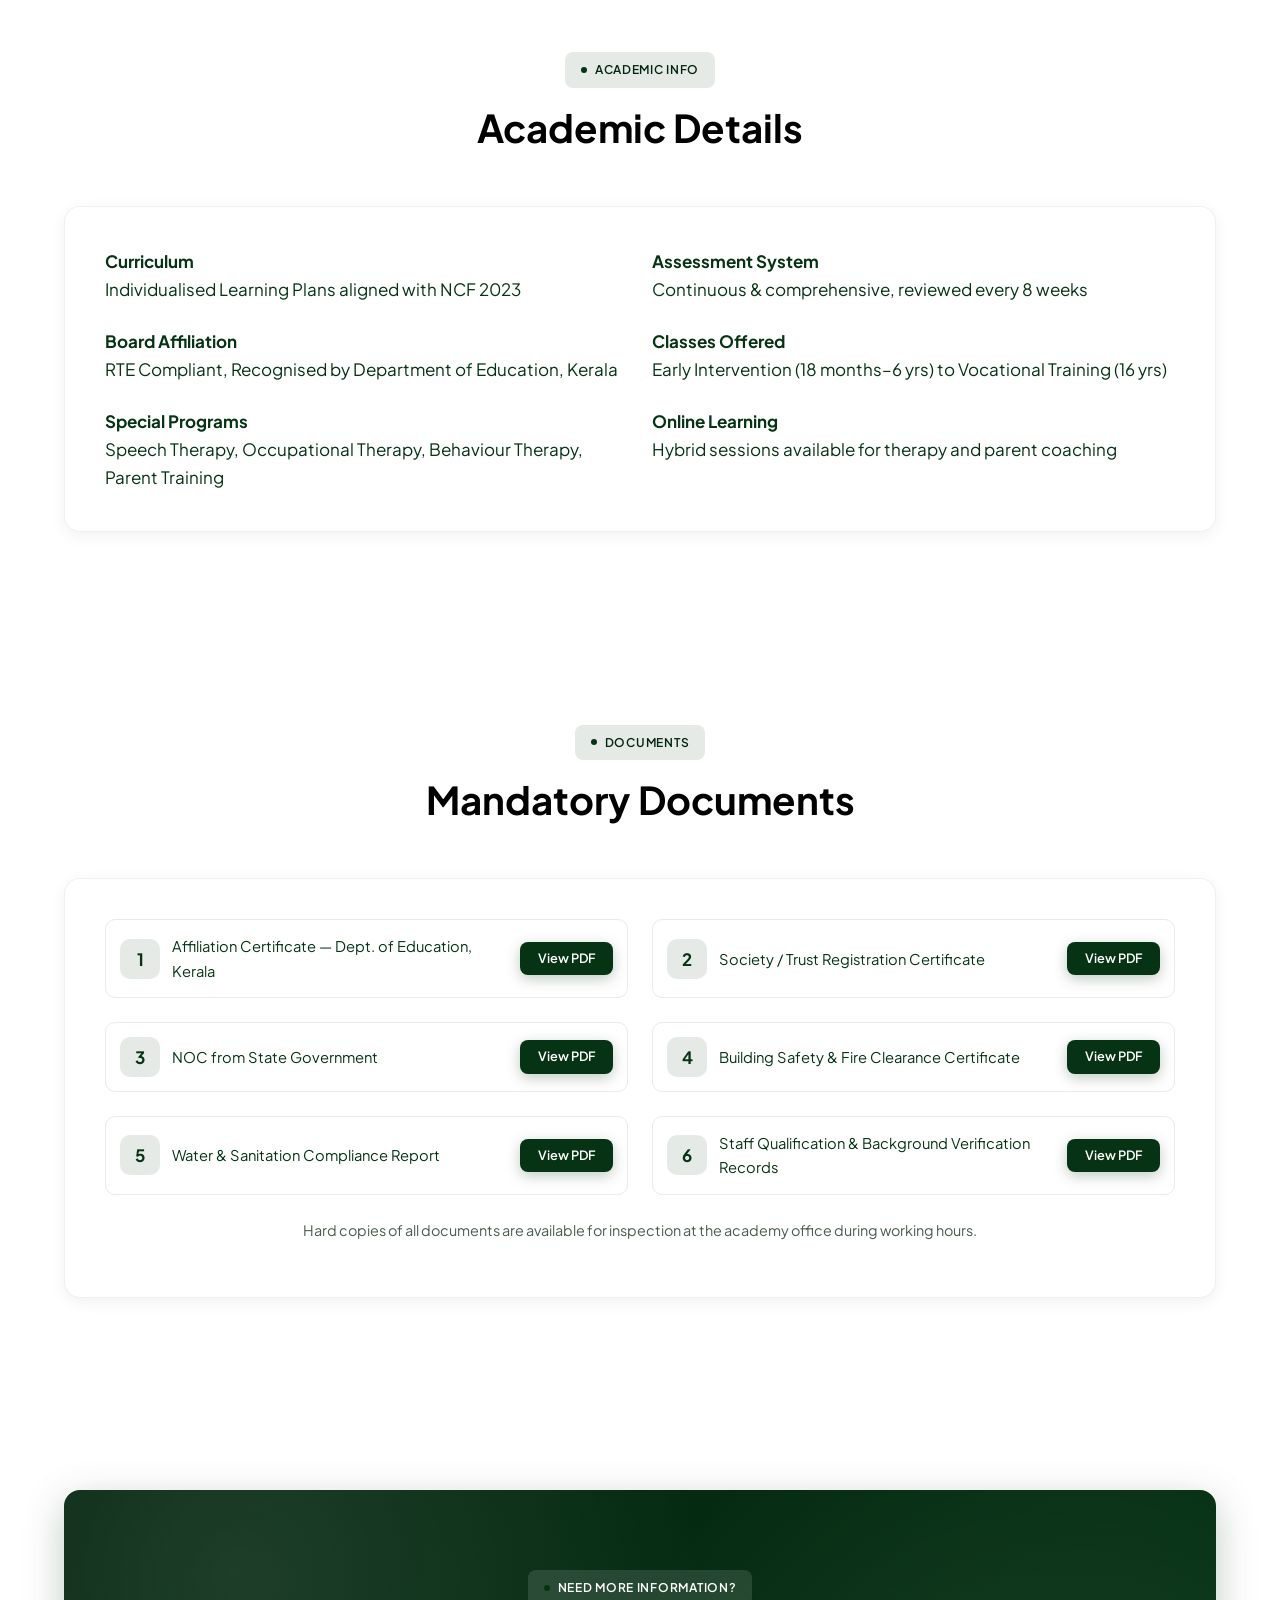
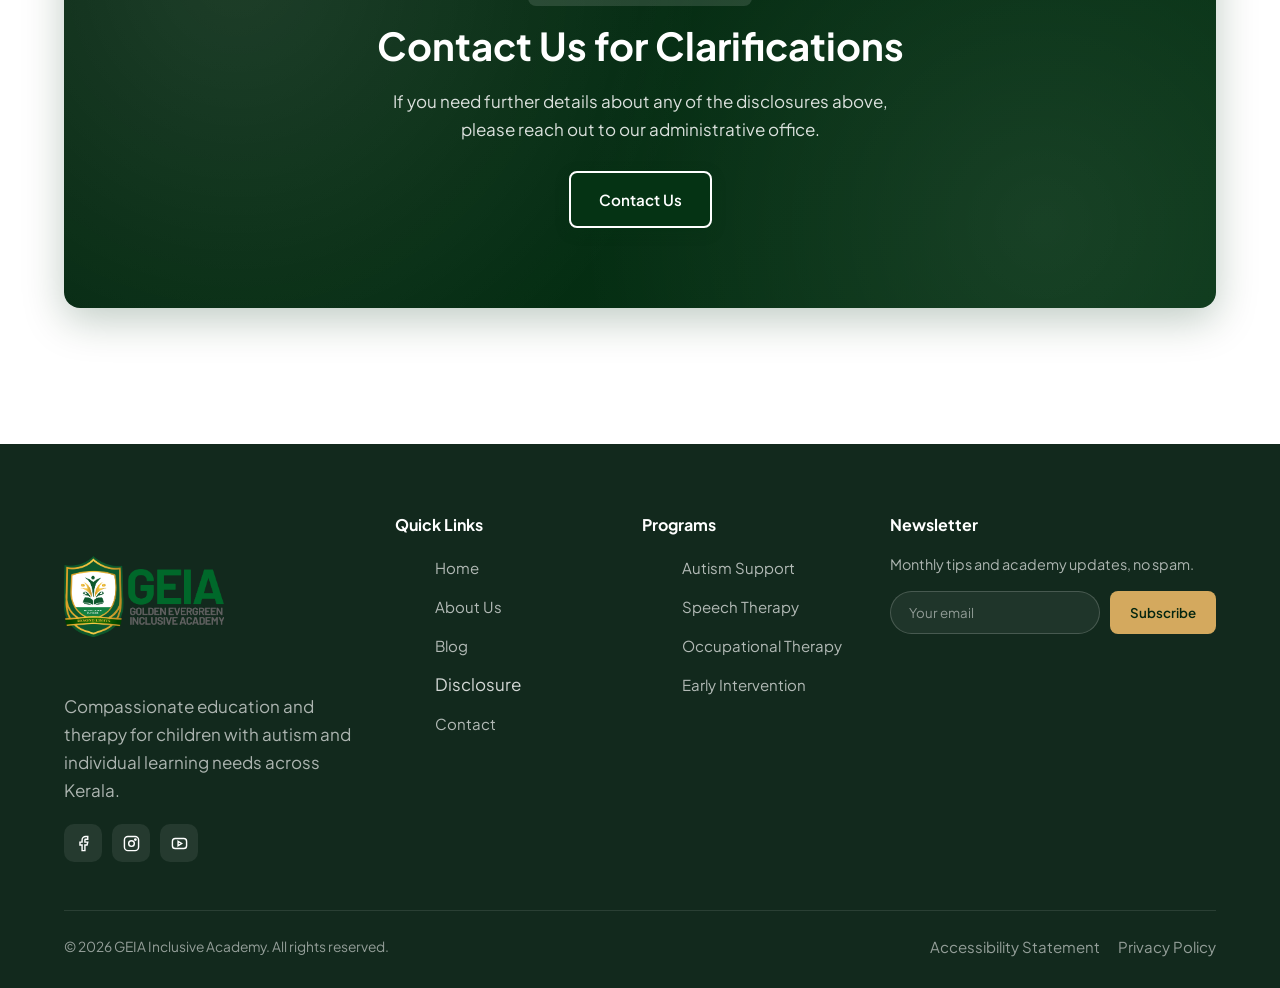
<file: disclosure.html>
<!DOCTYPE html>
<html lang="en">
<head>
<meta charset="UTF-8">
<meta name="viewport" content="width=device-width, initial-scale=1.0">
<title>Special Needs School UAE | GEIA Inclusive Academy</title>
<meta name="description" content="GEIA Inclusive Academy is a Special Needs School UAE where children receive personalized education, autism support, and therapy in a safe and welcoming environment.">
<link rel="icon" type="image/png" href="images/geia logo.png">
<link rel="preconnect" href="https://fonts.googleapis.com">
<link href="https://fonts.googleapis.com/css2?family=Plus+Jakarta+Sans:wght@400;500;600;700;800&display=swap" rel="stylesheet">
<link rel="stylesheet" href="style.css">
</head>
<body>
<a href="#main" class="skip-link">Skip to main content</a>

<header class="site-header">
  <nav class="nav" aria-label="Primary">
    <a href="index.html" class="brand">
      <span class="brand-mark" aria-hidden="true">
        <img src="images/geia logo.png" alt="GEIA Inclusive Academy logo" style="width:130px; height:130px; object-fit:contain;">
      </span>
    </a>
    <ul class="nav-links">
      <li><a href="index.html">Home</a></li>
      <li><a href="about.html">About</a></li>
      <li><a href="blog.html">Blog</a></li>
       <li><a href="disclosure.html">Mandatory Public Disclosure</a></li>
      <li><a href="contact.html">Contact</a></li>
      <li class="nav-book-mobile"><a href="contact.html" class="btn btn-gold" style="width:100%;text-align:center;">Book Your Slot</a></li>
    </ul>
    <div class="nav-actions">
      <a href="contact.html" class="btn btn-gold nav-book-desktop">Book Your Slot</a>
      <button class="nav-toggle" aria-label="Toggle menu" aria-expanded="false"><span></span></button>
    </div>
  </nav>
  <div class="nav-overlay"></div>
</header>

<main id="main">

  <section class="page-hero" style="background-image: url('images/img1.png');">
    <div class="container">
      <div class="breadcrumb"><a href="index.html">Home</a> / <span>Disclosure</span></div>
      <span class="eyebrow">Transparency &amp; compliance</span>
      <h1>Mandatory Public Disclosure</h1>
      <p class="lead" style="max-width:640px; margin:0 auto;">Information as required under the Right to Education Act and affiliated board guidelines.</p>
    </div>
  </section>

  <section class="section">
    <div class="container">

      <div class="section-head center">
        <span class="eyebrow">School details</span>
        <h2>General Information</h2>
      </div>

      <div class="disclosure-card" style="background:var(--white); border-radius:16px; padding:40px; box-shadow:0 4px 16px rgba(0,0,0,0.06); border:1px solid rgba(0,0,0,0.06);">
        <div class="disclosure-grid-2">
          <div><strong style="color:var(--primary);">School Name</strong><br>GEIA Inclusive Academy</div>
          <div><strong style="color:var(--primary);">Affiliation Number</strong><br>IND/2024/003215</div>
          <div><strong style="color:var(--primary);">School Code</strong><br>KL-07-0042</div>
          <div><strong style="color:var(--primary);">Board</strong><br>General (RTE Compliant)</div>
          <div><strong style="color:var(--primary);">Year of Establishment</strong><br>2011</div>
          <div><strong style="color:var(--primary);">Academic Session</strong><br>2025&ndash;2026</div>
          <div><strong style="color:var(--primary);">Medium of Instruction</strong><br>English, Malayalam</div>
          <div><strong style="color:var(--primary);">School Type</strong><br>Co-educational, Inclusive</div>
        </div>
      </div>
    </div>
  </section>

  <section class="section" style="background:var(--white);">
    <div class="container">
      <div class="section-head center">
        <span class="eyebrow">Infrastructure</span>
        <h2>Learning Spaces &amp; Facilities</h2>
      </div>
      <div class="grid-3">
        <div class="philosophy-card reveal">
          <span class="service-icon tone-blue" aria-hidden="true"><svg viewBox="0 0 24 24" fill="none" stroke="currentColor" stroke-width="2"><rect x="2" y="3" width="20" height="18" rx="2"/><path d="M12 3v18M2 12h20"/></svg></span>
          <h3>Learning Spaces</h3>
          <p>Our Sensory-Friendly Classrooms UAE provide a calm and comfortable setting where children can learn at their own pace. Flexible seating, interactive learning resources, and a supportive atmosphere help children feel confident and ready to participate.</p>
        </div>
        <div class="philosophy-card reveal">
          <span class="service-icon tone-green" aria-hidden="true"><svg viewBox="0 0 24 24" fill="none" stroke="currentColor" stroke-width="2"><circle cx="12" cy="12" r="9"/><path d="M12 8v4l3 3"/></svg></span>
          <h3>Therapy &amp; Support</h3>
          <p>Children receive speech therapy, occupational therapy, behaviour therapy, and individual support in dedicated therapy rooms UAE. Our experienced team works closely with each child to help them develop communication, independence, and everyday life skills.</p>
        </div>
        <div class="philosophy-card reveal">
          <span class="service-icon tone-coral" aria-hidden="true"><svg viewBox="0 0 24 24" fill="none" stroke="currentColor" stroke-width="2"><path d="M3 9l9-7 9 7v11a2 2 0 0 1-2 2H5a2 2 0 0 1-2-2z"/></svg></span>
          <h3>Learning Resource Centre</h3>
          <p>Our resource centre includes books, sensory materials, educational games, and digital learning tools that support learning, creativity, and skill development for children with different learning needs.</p>
        </div>
        <div class="philosophy-card reveal">
          <span class="service-icon tone-gold" aria-hidden="true"><svg viewBox="0 0 24 24" fill="none" stroke="currentColor" stroke-width="2"><path d="M12 3a6 6 0 0 0-6 6v4a6 6 0 0 0 12 0V9a6 6 0 0 0-6-6z"/><path d="M8 21h8"/></svg></span>
          <h3>Play &amp; Activity Area</h3>
          <p>Our indoor and outdoor activity spaces give children opportunities to play, explore, build friendships, and develop motor skills in a safe and supervised environment.</p>
        </div>
        <div class="philosophy-card reveal">
          <span class="service-icon tone-blue" aria-hidden="true"><svg viewBox="0 0 24 24" fill="none" stroke="currentColor" stroke-width="2"><path d="M22 12h-4l-3 9L9 3l-3 9H2"/></svg></span>
          <h3>Safe &amp; Caring Environment</h3>
          <p>As a trusted disability support school UAE, we provide a welcoming campus where children feel safe, respected, and supported. Our trained staff and child-friendly facilities help create a positive learning environment for every child.</p>
        </div>
        <div class="philosophy-card reveal">
          <span class="service-icon tone-green" aria-hidden="true"><svg viewBox="0 0 24 24" fill="none" stroke="currentColor" stroke-width="2"><rect x="2" y="4" width="20" height="16" rx="2"/><path d="M8 2v4M16 2v4M2 10h20"/></svg></span>
          <h3>Accessible Learning Environment</h3>
          <p>Our facilities are planned to meet the needs of every learner, providing an inclusive environment where children learn comfortably, participate confidently, and enjoy every stage of their journey.</p>
        </div>
      </div>
    </div>
  </section>

  <section class="section">
    <div class="container">
      <div class="section-head center">
        <span class="eyebrow">Staff &amp faculty</span>
        <h2>Teaching &amp; Non-Teaching Staff</h2>
      </div>
      <div class="disclosure-card" style="background:var(--white); border-radius:16px; padding:40px; box-shadow:0 4px 16px rgba(0,0,0,0.06); border:1px solid rgba(0,0,0,0.06);">
        <div class="disclosure-grid-3">
          <div>
            <div class="disclosure-stat-num" style="font-family:var(--font-head); font-size:2.2rem; font-weight:700; color:var(--primary);">18</div>
            <div style="color:var(--ink-soft);">Special Educators</div>
          </div>
          <div>
            <div class="disclosure-stat-num" style="font-family:var(--font-head); font-size:2.2rem; font-weight:700; color:var(--primary);">12</div>
            <div style="color:var(--ink-soft);">Therapists (SLP, OT, BT)</div>
          </div>
          <div>
            <div class="disclosure-stat-num" style="font-family:var(--font-head); font-size:2.2rem; font-weight:700; color:var(--primary);">10</div>
            <div style="color:var(--ink-soft);">Support Staff</div>
          </div>
          <div>
            <div class="disclosure-stat-num" style="font-family:var(--font-head); font-size:2.2rem; font-weight:700; color:var(--primary);">40</div>
            <div style="color:var(--ink-soft);">Total Staff</div>
          </div>
          <div>
            <div class="disclosure-stat-num" style="font-family:var(--font-head); font-size:2.2rem; font-weight:700; color:var(--primary);">1:6</div>
            <div style="color:var(--ink-soft);">Student&ndash;Teacher Ratio</div>
          </div>
          <div>
            <div class="disclosure-stat-num" style="font-family:var(--font-head); font-size:2.2rem; font-weight:700; color:var(--primary);">85%</div>
            <div style="color:var(--ink-soft);">Staff with Advanced Certification</div>
          </div>
        </div>
      </div>
    </div>
  </section>

  <section class="section" style="background:var(--white);">
    <div class="container">
      <div class="section-head center">
        <span class="eyebrow">Academic info</span>
        <h2>Academic Details</h2>
      </div>
      <div class="disclosure-card" style="background:var(--white); border-radius:16px; padding:40px; box-shadow:0 4px 16px rgba(0,0,0,0.06); border:1px solid rgba(0,0,0,0.06);">
        <div class="disclosure-grid-2">
          <div><strong style="color:var(--primary);">Curriculum</strong><br>Individualised Learning Plans aligned with NCF 2023</div>
          <div><strong style="color:var(--primary);">Assessment System</strong><br>Continuous &amp; comprehensive, reviewed every 8 weeks</div>
          <div><strong style="color:var(--primary);">Board Affiliation</strong><br>RTE Compliant, Recognised by Department of Education, Kerala</div>
          <div><strong style="color:var(--primary);">Classes Offered</strong><br>Early Intervention (18 months&ndash;6 yrs) to Vocational Training (16 yrs)</div>
          <div><strong style="color:var(--primary);">Special Programs</strong><br>Speech Therapy, Occupational Therapy, Behaviour Therapy, Parent Training</div>
          <div><strong style="color:var(--primary);">Online Learning</strong><br>Hybrid sessions available for therapy and parent coaching</div>
        </div>
      </div>
    </div>
  </section>

  <section class="section">
    <div class="container">
      <div class="section-head center">
        <span class="eyebrow">Documents</span>
        <h2>Mandatory Documents</h2>
      </div>
      <div class="disclosure-card" style="background:var(--white); border-radius:16px; padding:40px; box-shadow:0 4px 16px rgba(0,0,0,0.06); border:1px solid rgba(0,0,0,0.06);">
        <div class="disclosure-grid-2">
          <div class="disclosure-doc-item">
            <span class="disclosure-doc-num">1</span>
            <span class="disclosure-doc-text">Affiliation Certificate &mdash; Dept. of Education, Kerala</span>
            <a href="documents/affiliation-certificate.pdf" class="btn btn-gold disclosure-doc-btn" target="_blank">View PDF</a>
          </div>
          <div class="disclosure-doc-item">
            <span class="disclosure-doc-num">2</span>
            <span class="disclosure-doc-text">Society / Trust Registration Certificate</span>
            <a href="documents/trust-registration-certificate.pdf" class="btn btn-gold disclosure-doc-btn" target="_blank">View PDF</a>
          </div>
          <div class="disclosure-doc-item">
            <span class="disclosure-doc-num">3</span>
            <span class="disclosure-doc-text">NOC from State Government</span>
            <a href="documents/noc-state-government.pdf" class="btn btn-gold disclosure-doc-btn" target="_blank">View PDF</a>
          </div>
          <div class="disclosure-doc-item">
            <span class="disclosure-doc-num">4</span>
            <span class="disclosure-doc-text">Building Safety &amp; Fire Clearance Certificate</span>
            <a href="documents/building-fire-clearance.pdf" class="btn btn-gold disclosure-doc-btn" target="_blank">View PDF</a>
          </div>
          <div class="disclosure-doc-item">
            <span class="disclosure-doc-num">5</span>
            <span class="disclosure-doc-text">Water &amp; Sanitation Compliance Report</span>
            <a href="documents/water-sanitation-compliance.pdf" class="btn btn-gold disclosure-doc-btn" target="_blank">View PDF</a>
          </div>
          <div class="disclosure-doc-item">
            <span class="disclosure-doc-num">6</span>
            <span class="disclosure-doc-text">Staff Qualification &amp; Background Verification Records</span>
            <a href="documents/staff-qualification-records.pdf" class="btn btn-gold disclosure-doc-btn" target="_blank">View PDF</a>
          </div>
        </div>
        <p style="margin-top:24px; font-size:0.9rem; color:var(--ink-soft); text-align:center;">Hard copies of all documents are available for inspection at the academy office during working hours.</p>
      </div>
    </div>
  </section>

  <section class="section">
    <div class="container">
      <div class="cta-band reveal">
        <span class="eyebrow" style="background:rgba(255,255,255,0.12); color:#fff;">Need more information?</span>
        <h2>Contact Us for Clarifications</h2>
        <p>If you need further details about any of the disclosures above, please reach out to our administrative office.</p>
        <div class="cta-actions">
          <a href="contact.html" class="btn btn-gold" style="border:2px solid #fff;">Contact Us</a>
        </div>
      </div>
    </div>
  </section>

</main>

<footer class="site-footer">
  <div class="container">
    <div class="footer-grid">
      <div class="footer-brand">
        <a href="index.html" class="brand" style="color:#fff;">
          <span class="brand-mark" aria-hidden="true" style="width:160px; height:160px; border-radius:24px;">
            <img src="images/geia logo.png" alt="GEIA Inclusive Academy logo" style="width:160px; height:160px; object-fit:contain;">
          </span>
        </a>
        <p>Compassionate education and therapy for children with autism and individual learning needs across Kerala.</p>
        <div class="footer-social">
          <a href="#" aria-label="Facebook"><svg viewBox="0 0 24 24" fill="none" stroke="#fff" stroke-width="2"><path d="M18 2h-3a5 5 0 0 0-5 5v3H7v4h3v8h4v-8h3l1-4h-4V7a1 1 0 0 1 1-1h3z"/></svg></a>
          <a href="https://www.instagram.com/geia_ae/" aria-label="Instagram"><svg viewBox="0 0 24 24" fill="none" stroke="#fff" stroke-width="2"><rect x="2" y="2" width="20" height="20" rx="5"/><circle cx="12" cy="12" r="4"/><circle cx="17.5" cy="6.5" r="1"/></svg></a>
          <a href="#" aria-label="YouTube"><svg viewBox="0 0 24 24" fill="none" stroke="#fff" stroke-width="2"><rect x="2" y="5" width="20" height="14" rx="4"/><path d="M10 9l5 3-5 3z"/></svg></a>
        </div>
      </div>
      <div>
        <h4>Quick Links</h4>
        <ul>
          <li><a href="index.html">Home</a></li>
          <li><a href="about.html">About Us</a></li>
          <li><a href="blog.html">Blog</a></li>
          <li><a href="disclosure.html"></a>Disclosure</a></li>
          <li><a href="contact.html">Contact</a></li>
          
        </ul>
      </div>
      <div>
        <h4>Programs</h4>
        <ul>
          <li><a href="index.html#services">Autism Support</a></li>
          <li><a href="index.html#services">Speech Therapy</a></li>
          <li><a href="index.html#services">Occupational Therapy</a></li>
          <li><a href="index.html#services">Early Intervention</a></li>
        </ul>
      </div>
      <div>
        <h4>Newsletter</h4>
        <p style="color:rgba(255,255,255,0.65); font-size:0.9rem;">Monthly tips and academy updates, no spam.</p>
        <form class="newsletter-row">
          <label class="sr-only" for="newsletter-email-d">Email address</label>
          <input type="email" id="newsletter-email-d" placeholder="Your email">
          <button type="submit">Subscribe</button>
        </form>
      </div>
    </div>
    <div class="footer-bottom">
      <span>&copy; 2026 GEIA Inclusive Academy. All rights reserved.</span>
      <div class="legal-links">
        <a href="#">Accessibility Statement</a>
        <a href="#">Privacy Policy</a>
      </div>
    </div>
  </div>
</footer>

<a class="whatsapp-float" href="https://wa.me/919497712345?text=Hi%2C%20I%27d%20like%20to%20know%20more%20about%20GEIA%20Inclusive%20Academy" target="_blank" rel="noopener" aria-label="Chat with us on WhatsApp">
  <span class="whatsapp-tooltip">Need Help? Chat with Us</span>
  <svg viewBox="0 0 32 32" fill="#fff" aria-hidden="true"><path d="M16.02 3C9.4 3 4 8.4 4 15.02c0 2.36.65 4.56 1.78 6.45L4 29l7.73-1.73a11.9 11.9 0 0 0 4.29.79h.01c6.62 0 12.02-5.4 12.02-12.02C28.05 8.4 22.65 3 16.02 3zm7.03 17.03c-.3.84-1.72 1.64-2.36 1.72-.6.08-1.36.11-2.2-.14-.5-.15-1.14-.36-1.97-.71-3.46-1.5-5.72-4.98-5.9-5.21-.17-.23-1.4-1.86-1.4-3.55 0-1.69.88-2.52 1.2-2.86.31-.34.68-.42.9-.42h.65c.21 0 .49-.08.77.58.3.7.99 2.4 1.08 2.58.09.17.15.38.03.61-.12.23-.18.38-.36.58-.18.2-.38.45-.54.6-.18.17-.37.36-.16.7.21.34.94 1.55 2.01 2.5 1.38 1.24 2.55 1.62 2.89 1.8.34.17.54.15.74-.08.2-.23.86-1 1.09-1.35.23-.34.46-.28.77-.17.31.11 1.98.94 2.32 1.11.34.17.57.26.65.4.08.14.08.8-.22 1.64z"/></svg>
</a>
<button class="back-to-top" aria-label="Back to top">
  <svg viewBox="0 0 24 24" fill="none" stroke="currentColor" stroke-width="2" stroke-linecap="round" stroke-linejoin="round"><path d="M12 19V5M5 12l7-7 7 7"/></svg>
</button>

<script src="script.js"></script>
</body>
</html>
</file>
<file: style.css>
/* ===========================================================
   Autism & Individual Needs Academy — Design System
   Signature element: "The Growth Path" — an organic, hand-drawn
   line that winds through the site the way every child's learning
   journey does: never straight, always forward. It appears as a
   wave divider between sections and as a connecting thread on
   the About/Team pages.
   =========================================================== */

:root {
  /* Color tokens — Green & Gold */
  --primary: #053314;
  --primary-dark: #042610;
  --secondary: #053314;
  --accent: #d4a95e;
  --accent-dark: #c49a4a;
  --highlight: #d4a95e;
  --coral: #d4a95e;
  --bg: #F9FAF8;
  --white: #FFFFFF;
  --ink: #053314;
  --ink-soft: #4A5C4E;
  --line: #E4EDE7;

  /* Gradients */
  --grad-sky: linear-gradient(135deg, #FDF6EC 0%, #F9FAF8 55%, #EAF7F0 100%);
  --grad-hero: linear-gradient(120deg, rgba(212,169,94,0.15), rgba(5,51,20,0.10) 45%, rgba(212,169,94,0.12));
  --grad-primary: linear-gradient(120deg, var(--accent), var(--highlight));
  --grad-gold: linear-gradient(135deg, var(--accent-dark), var(--accent) 45%, var(--highlight));
  --grad-warm: linear-gradient(120deg, var(--accent-dark), var(--accent));

  /* Radius & shadow */
  --r-lg: 28px;
  --r-md: 20px;
  --r-sm: 14px;
  --shadow-sm: 0 4px 16px rgba(28, 43, 34, 0.06);
  --shadow-md: 0 12px 32px rgba(28, 43, 34, 0.10);
  --shadow-lg: 0 24px 60px rgba(28, 43, 34, 0.14);

  /* Type */
  --font-head: 'Plus Jakarta Sans', sans-serif;
  --font-body: 'Plus Jakarta Sans', sans-serif;

  --container: 1200px;
}

* { box-sizing: border-box; }
html { scroll-behavior: smooth; }

@media (prefers-reduced-motion: reduce) {
  html { scroll-behavior: auto; }
  *, *::before, *::after {
    animation-duration: 0.001ms !important;
    animation-iteration-count: 1 !important;
    transition-duration: 0.001ms !important;
    scroll-behavior: auto !important;
  }
}

body {
  margin: 0;
  font-family: var(--font-body);
  color: var(--ink);
  background: transparent;
  font-size: 17px;
  line-height: 1.65;
  -webkit-font-smoothing: antialiased;
}

h1, h2, .font-head {
  font-family: var(--font-head);
  color: #000;
  line-height: 1.15;
  margin: 0 0 0.5em;
  font-weight: 700;
}
h3, h4 {
  font-family: var(--font-head);
  color: var(--ink);
  line-height: 1.15;
  margin: 0 0 0.5em;
  font-weight: 700;
}

h1 { font-size: clamp(2.4rem, 4.2vw, 3.8rem); font-weight: 700; }
h2 { font-size: clamp(1.9rem, 3vw, 2.6rem); }
h3 { font-size: 1.3rem; }
p { margin: 0 0 1em; color: var(--ink-soft); }

a { color: inherit; text-decoration: none; }
img { max-width: 100%; display: block; }
ul { margin: 0;  list-style: none; }
button { font-family: inherit; cursor: pointer; }

.container {
  max-width: var(--container);
  margin: 0 auto;
  padding: 0 24px;
}

.eyebrow {
  display: inline-flex;
  align-items: center;
  gap: 8px;
  font-family: var(--font-head);
  font-size: 0.75rem;
  font-weight: 600;
  letter-spacing: 0.06em;
  text-transform: uppercase;
  color: var(--primary-dark);
  background: rgba(5,51,20,0.1);
  padding: 8px 16px;
  border-radius: 8px;
  margin-bottom: 18px;
}
.eyebrow::before {
  content: '';
  width: 6px; height: 6px;
  border-radius: 50%;
  background: var(--primary);
  flex-shrink: 0;
}

.section { padding: 96px 0; position: relative; }
.section-tight { padding: 64px 0; }
.section-head { max-width: 640px; margin-bottom: 56px; }
.section-head.center { margin-left: auto; margin-right: auto; text-align: center; }
.section-head p.lead { font-size: 1.1rem; }

/* ---------- Buttons ---------- */
.btn {
  display: inline-flex;
  align-items: center;
  gap: 10px;
  font-family: var(--font-head);
  font-weight: 600;
  font-size: 0.95rem;
  padding: 14px 28px;
  border-radius: 8px;
  border: none;
  transition: all 0.3s ease;
  white-space: nowrap;
}
.btn-gold {
  background: var(--primary);
  color: #fff;
  box-shadow: 0 4px 14px rgba(5,51,20,0.25);
}
.btn-gold:hover { transform: translateY(-2px); box-shadow: 0 6px 20px rgba(212,169,94,0.35); background: var(--accent); color: #053314; }
.btn-gold-outline-light {
  background: rgba(255,255,255,0.12);
  color: #fff;
  border: 2px solid rgba(255,255,255,0.3);
}
.btn-gold-outline-light:hover { background: var(--accent); color: #053314; border-color: var(--accent); }
.btn-gold-outline {
  background: transparent;
  color: var(--primary-dark);
  border: 2px solid var(--primary);
}
.btn-gold-outline:hover { background: var(--primary); color: #fff; transform: translateY(-2px); }
.btn-block { width: 100%; justify-content: center; }
.btn:focus-visible, a:focus-visible, input:focus-visible, textarea:focus-visible, select:focus-visible, button:focus-visible {
  outline: 3px solid var(--primary);
  outline-offset: 3px;
}

/* ---------- Nav overlay ---------- */
.nav-overlay {
  position: fixed;
  inset: 0;
  background: rgba(0,0,0,0.4);
  z-index: 250;
  opacity: 0;
  pointer-events: none;
  transition: opacity 0.3s ease;
}
.nav-overlay.show {
  opacity: 1;
  pointer-events: auto;
}

/* ---------- Header / Nav ---------- */
.site-header {
  position: sticky;
  top: 0;
  z-index: 200;
  background: rgba(255,255,255,0.3);
  backdrop-filter: blur(20px);
  -webkit-backdrop-filter: blur(20px);
  box-shadow: 0 2px 20px rgba(0,0,0,0.04);
}
.nav {
  display: flex;
  align-items: center;
  justify-content: space-between;
  
  max-width: var(--container);
  margin: 0 auto;
}
.brand {
  display: flex;
  align-items: center;
  gap: 12px;
  font-family: var(--font-head);
  font-weight: 700;
  font-size: 1.15rem;
  color: var(--ink);
}
.brand-mark {
  width: 130px; height: 130px;
  border-radius: 0;
  background: transparent;
  display: flex;
  align-items: center;
  justify-content: center;
  flex-shrink: 0;
  overflow: hidden;
}
.brand-mark img { width: 100%; height: 100%; object-fit: contain; }
.brand small { display: block; font-family: var(--font-body); font-weight: 500; font-size: 0.7rem; color: var(--ink-soft); }

.nav-links {
  display: flex;
  align-items: center;
  gap: 4px;
}
.nav-links a {
  font-family: var(--font-head);
  font-weight: 700;
  font-size: 0.95rem;
  padding: 12px 35px;
  border-radius: 8px;
  color: #000000;
  transition: background 0.2s, color 0.2s;
  position: relative;
}
.nav-links a:not(.brand):hover, .nav-links a:not(.brand).active { background: var(--accent); color: var(--primary-dark); }

.nav-actions { display: flex; align-items: center; gap: 12px; }
.nav-book-mobile { display: none; }
.nav-toggle {
  display: none;
  background: var(--white);
  border: 1px solid var(--line);
  border-radius: 12px;
  width: 44px; height: 44px;
  align-items: center;
  justify-content: center;
}
.nav-toggle span, .nav-toggle span::before, .nav-toggle span::after {
  content: '';
  display: block;
  width: 20px; height: 2px;
  background: var(--ink);
  position: relative;
  transition: 0.25s;
}
.nav-toggle span::before { position: absolute; top: -7px; width: 20px; }
.nav-toggle span::after { position: absolute; top: 7px; width: 20px; }
.nav-toggle.open span { background: transparent; }
.nav-toggle.open span::before { transform: rotate(45deg); top: 0; }
.nav-toggle.open span::after { transform: rotate(-45deg); top: 0; }

/* ---------- Hero ---------- */
.hero {
  position: relative;
  overflow: hidden;
  padding: 0 0 60px;
  height: 100vh;
  min-height: 100vh;
}
.hero-video-bg {
  position: absolute;
  inset: 0;
  z-index: 0;
}
.hero-video-bg video {
  width: 120%;
  height: 120%;
  object-fit: cover;
  transform: scale(1.1);
}
.hero-video-overlay {
  position: absolute;
  inset: 0;
  background: linear-gradient(135deg, rgba(5,51,20,0.8) 0%, rgba(5,51,20,0.5) 50%, rgba(5,51,20,0.75) 100%);
}
.hero::after {
  content: '';
  position: absolute;
  bottom: 0; left: 0; right: 0;
  height: 140px;
  background: linear-gradient(to top, var(--bg), transparent);
  pointer-events: none;
  z-index: 1;
}
.hero-content {
  position: absolute;
  top: 50%;
  left: 50%;
  transform: translate(-50%, -50%);
  z-index: 2;
  width: 100%;
  max-width: 1000px;
  text-align: center;
  overflow: visible;
}
.hero-content .hero-copy { text-align: center; }
.hero-content .hero-copy h1 { color: #fff; text-shadow: 0 2px 30px rgba(0,0,0,0.3); font-size: clamp(2rem, 4.5vw, 3.8rem); line-height: 1.2; letter-spacing: -0.02em; margin-bottom: 20px; }
.hero-content .hero-copy h1 .text-gold { color: #d4a95e; }
.hero-content .hero-copy h1 .text-green { color: #d4a95e; }
.hero-content .hero-copy p.lead { font-size: 1.15rem; color: rgba(255,255,255,0.85); line-height: 1.6; margin-bottom: 0; }
.hero-actions { display: flex; gap: 16px; flex-wrap: wrap; margin-top: 30px; justify-content: center; }
.hero-content .eyebrow { background: rgba(212,169,94,0.2); color:white; }
.hero-content .eyebrow::before { background: var(--accent); }
.hero-content .trust-badges { margin-top: 40px; }
.hero-content .trust-badge { background: rgba(255,255,255,0.12); backdrop-filter: blur(12px); border-color: rgba(255,255,255,0.15); }
.hero-content .trust-badge:hover { border-color: var(--accent); }
.hero-content .trust-badge .label { color: #fff; }
.hero-content .trust-badge .badge-icon { background: rgba(255,255,255,0.15); color: var(--accent); }
.hero-content .btn-gold-outline { color:  #fff; border-color: rgba(255,255,255,0.5); }
.hero-content .btn-gold-outline:hover { color: #fff; }
.hero-content .btn-gold { background: var(--accent); color: var(--primary); box-shadow: 0 4px 20px rgba(212,169,94,0.3); }
.hero-content .btn-gold:hover { background: var(--accent-dark); color: var(--primary); }

/* ---------- Trust badges (premium hero) ---------- */
.trust-badges {
  display: grid;
  grid-template-columns: repeat(4, 1fr);
  gap: 12px;
  margin-top: 44px;
  margin-bottom: 40px;
}
.trust-badge {
  display: flex;
  align-items: center;
  gap: 10px;
  background: rgba(255,255,255,0.9);
  backdrop-filter: blur(12px);
  -webkit-backdrop-filter: blur(12px);
  border: 1px solid rgba(0,0,0,0.08);
  border-radius: 10px;
  padding: 14px 16px;
  box-shadow: 0 4px 16px rgba(0,0,0,0.06);
  transition: all 0.3s ease;
}
.trust-badge:hover { transform: translateY(-3px); box-shadow: 0 8px 24px rgba(0,0,0,0.1); border-color: rgba(5,51,20,0.3); }
.trust-badge .badge-icon {
  width: 36px; height: 36px;
  border-radius: 10px;
  display: flex; align-items: center; justify-content: center;
  flex-shrink: 0;
}
.trust-badge .badge-icon svg { width: 18px; height: 18px; }
.trust-badge span.label { font-family: var(--font-head); font-weight: 600; font-size: 0.82rem; color: var(--ink); line-height: 1.25; }

/* ---------- Hero video background ---------- */

/* ---------- Growth Path divider (signature) ---------- */
/* ---------- Cards / Services ---------- */
.grid-2, .blog-grid { display: grid; grid-template-columns: 1fr 1fr; gap: 32px; }
.grid-3 { display: grid; grid-template-columns: repeat(3, 1fr); gap: 28px; }
.grid-4 { display: grid; grid-template-columns: repeat(4, 1fr); gap: 24px; }

.service-card {
  background: #e8f5e9;
  border-radius: 12px;
  padding: 32px 24px;
  box-shadow: 0 4px 16px rgba(0,0,0,0.06);
  border: 1px solid rgba(5,51,20,0.08);
  transition: all 0.3s ease;
  position: relative;
}
.service-card:hover { transform: translateY(-6px); box-shadow: 0 8px 24px rgba(0,0,0,0.1); border-color: rgba(5,51,20,0.2); }
.service-icon {
  width: 58px; height: 58px;
  border-radius: 16px;
  display: flex; align-items: center; justify-content: center;
  margin-bottom: 20px;
}
.service-icon svg { width: 28px; height: 28px; }
.service-card h3 { margin-bottom: 10px; color: var(--ink); }
.service-card p { font-size: 0.96rem; margin-bottom: 18px; }
.card-link { font-family: var(--font-head); font-weight: 600; font-size: 0.9rem; color: var(--accent); display: inline-flex; align-items: center; gap: 6px; }
.card-link svg { width: 16px; height: 16px; transition: transform 0.2s; }
.service-card:hover .card-link svg { transform: translateX(4px); }

/* ---------- Card background video ---------- */
.service-card-video {
  position: relative;
  overflow: hidden;
  border-radius: 12px;
  min-height: 360px;
  display: flex;
  align-items: flex-end;
  padding: 0 !important;
  background: #000;
}
.service-card-video video {
  position: absolute;
  inset: 0;
  width: 100%;
  height: 100%;
  object-fit: cover;
  z-index: 0;
}
.card-video-overlay {
  position: absolute;
  inset: 0;
  background: linear-gradient(to top, rgba(0,0,0,0.85) 0%, rgba(0,0,0,0.3) 50%, rgba(0,0,0,0.1) 100%);
  z-index: 1;
}
.card-video-content {
  position: relative;
  z-index: 2;
  padding: 32px 24px;
  color: #fff;
}
.card-video-content h3 { color: #fff; margin-bottom: 10px; }
.card-video-content p { color: rgba(255,255,255,0.85); margin-bottom: 0; font-size: 0.96rem; }
.card-video-content .service-icon { margin-bottom: 14px; }
.service-card-video:hover video { transform: scale(1.05); transition: transform 0.6s ease; }

/* ---------- Programs model grid ---------- */
.programs-grid {
  display: grid;
  grid-template-columns: repeat(3, 1fr);
  grid-auto-rows: 360px;
  gap: 20px;
}
.programs-grid .service-card-video:nth-child(1) { grid-column: 1 / 3; grid-row: 1 / 2; }
.programs-grid .service-card-video:nth-child(2) { grid-column: 1 / 2; grid-row: 2 / 3; }
.programs-grid .service-card-video:nth-child(3) { grid-column: 1 / 2; grid-row: 3 / 4; }
.programs-grid .service-card-video:nth-child(4) { grid-column: 2 / 3; grid-row: 2 / 4; }
.programs-grid .service-card-video:nth-child(5) { grid-column: 3 / 4; grid-row: 1 / 3; }
.programs-grid .service-card-video:nth-child(6) { grid-column: 1 / 2; grid-row: 4 / 5; }
.programs-grid .service-card-video:nth-child(7) { grid-column: 3 / 4; grid-row: 3 / 4; }
.programs-grid .service-card-video:nth-child(8) { grid-column: 2 / 4; grid-row: 4 / 5; }

/* ---------- Static cards (no video) ---------- */
.service-card-static {
  display: flex;
  flex-direction: column;
  justify-content: center;
  padding: 32px 24px;
}
.service-card-static .service-icon { margin-bottom: 18px; width: 58px; height: 58px; }
.service-card-static .service-icon svg { width: 28px; height: 28px; }
.service-card-static h3 { margin-bottom: 10px; color: var(--ink); }
.service-card-static p { font-size: 0.96rem; margin-bottom: 0; }

/* palette rotation for icons */
.tone-blue { background: rgba(5,51,20,0.12); color: var(--primary); }
.tone-green { background: rgba(212,169,94,0.16); color: var(--accent-dark); }
.tone-gold { background: rgba(212,169,94,0.20); color: #a88438; }
.tone-coral { background: rgba(212,169,94,0.16); color: var(--coral); }

/* ---------- About preview ---------- */
.about-preview { display: grid; grid-template-columns: 0.9fr 1.1fr; gap: 60px; align-items: center; }
.about-preview .imgwrap { position: relative; border-radius: var(--r-lg); overflow: hidden; box-shadow: var(--shadow-lg); }
.about-preview img { height: 420px; object-fit: cover; }

/* ---------- Stats ---------- */
.stats-band {
  background: linear-gradient(135deg, var(--primary-dark), var(--primary));
  border-radius: 16px;
  padding: 60px 40px;
  display: grid;
  grid-template-columns: repeat(4, 1fr);
  gap: 24px;
  text-align: center;
  color: var(--white);
  box-shadow: 0 12px 40px rgba(5,51,20,0.2);
}
.stat-num { font-family: var(--font-head); font-size: 2.6rem; font-weight: 700; display: block; }
.stat-label { font-size: 0.92rem; opacity: 0.92; }

/* ---------- Testimonials ---------- */
.testi-track-wrap { position: relative; overflow: hidden; }
.testi-track { display: flex; transition: transform 0.5s ease; }
.testi-card {
  flex: 0 0 100%;
  padding: 4px;
}
.testi-inner {
  background: var(--white);
  border-radius: 16px;
  padding: 44px;
  box-shadow: 0 4px 20px rgba(0,0,0,0.06);
  border: 1px solid rgba(0,0,0,0.06);
  max-width: 680px;
  margin: 0 auto;
  text-align: center;
}
.stars { color: var(--highlight); font-size: 1.1rem; letter-spacing: 3px; margin-bottom: 16px; }
.testi-quote { font-size: 1.15rem; color: var(--ink); font-family: var(--font-head); font-weight: 500; margin-bottom: 22px; line-height: 1.6; }
.testi-person { display: flex; align-items: center; justify-content: center; gap: 12px; }
.testi-person img { width: 46px; height: 46px; border-radius: 50%; object-fit: cover; }
.testi-person span { font-family: var(--font-head); font-weight: 600; font-size: 0.9rem; }
.testi-person small { display: block; color: var(--ink-soft); font-weight: 400; }
.testi-dots { display: flex; justify-content: center; gap: 8px; margin-top: 28px; }
.testi-dots button { width: 9px; height: 9px; border-radius: 50%; background: var(--line); border: none; padding: 0; }
.testi-dots button.active { background: var(--primary); width: 22px; border-radius: 6px; transition: 0.25s; }

/* ---------- Blog cards ---------- */
.blog-card {
  background: var(--white);
  border-radius: 12px;
  overflow: hidden;
  box-shadow: 0 4px 16px rgba(0,0,0,0.06);
  border: 1px solid rgba(0,0,0,0.06);
  transition: all 0.3s ease;
}
.blog-card:hover { transform: translateY(-6px); box-shadow: 0 8px 24px rgba(0,0,0,0.1); }
.blog-card .thumb { height: 200px; overflow: hidden; }
.blog-card .thumb img { width: 100%; height: 100%; object-fit: cover; transition: transform 0.5s; }
.blog-card:hover .thumb img { transform: scale(1.06); }
.blog-body { padding: 24px; }
.blog-meta { display: flex; gap: 14px; font-size: 0.8rem; color: var(--ink-soft); font-family: var(--font-head); font-weight: 500; margin-bottom: 12px; }
.blog-meta .cat { color: var(--primary-dark); background: rgba(5,51,20,0.1); padding: 4px 12px; border-radius: 6px; }
.blog-body h3 { font-size: 1.15rem; }

/* ---------- CTA band ---------- */
.cta-band {
  position: relative;
  overflow: hidden;
  border-radius: 16px;
  padding: 80px 48px;
  text-align: center;
  background: linear-gradient(135deg, var(--primary-dark) 0%, var(--primary) 100%);
  color: var(--white);
  box-shadow: 0 12px 40px rgba(5,51,20,0.25);
}
.cta-band::before {
  content: '';
  position: absolute; inset: 0;
  background: radial-gradient(circle at 15% 20%, rgba(255,255,255,0.1), transparent 45%),
              radial-gradient(circle at 85% 80%, rgba(255,255,255,0.08), transparent 45%);
}
.cta-band > * { position: relative; z-index: 1; }
.cta-band h2 { color: var(--white); max-width: 620px; margin-left: auto; margin-right: auto; }
.cta-band p { color: rgba(255,255,255,0.85); max-width: 520px; margin-left: auto; margin-right: auto; }
.cta-actions { display: flex; gap: 16px; justify-content: center; margin-top: 28px; flex-wrap: wrap; }

/* ---------- Footer ---------- */
.site-footer { background: #12291D; color: rgba(255,255,255,0.82); padding: 72px 0 28px; margin-top: 40px; }
.footer-grid { display: grid; grid-template-columns: 1.4fr 1fr 1fr 1.2fr; gap: 40px; padding-bottom: 48px; border-bottom: 1px solid rgba(255,255,255,0.1); }
.footer-brand p { color: rgba(255,255,255,0.65); max-width: 300px; margin: 16px 0 20px; }
.footer-social { display: flex; gap: 10px; }
.footer-social a { width: 38px; height: 38px; border-radius: 10px; background: rgba(255,255,255,0.08); display: flex; align-items: center; justify-content: center; transition: background 0.2s; }
.footer-social a:hover { background: var(--primary); }
.footer-social svg { width: 17px; height: 17px; }
.site-footer h4 { color: var(--white); font-size: 1rem; margin-bottom: 18px; }
.site-footer ul li { margin-bottom: 11px; }
.site-footer a { color: rgba(255,255,255,0.68); font-size: 0.94rem; transition: color 0.2s; }
.site-footer a:hover { color: var(--highlight); }
.footer-contact li { display: flex; gap: 10px; align-items: flex-start; color: rgba(255,255,255,0.68); font-size: 0.94rem; margin-bottom: 14px; }
.footer-contact svg { width: 18px; height: 18px; flex-shrink: 0; margin-top: 2px; color: var(--secondary); }
.newsletter-row { display: flex; gap: 10px; margin-top: 8px; }
.newsletter-row input { flex: 1; border-radius: 999px; border: 1px solid rgba(255,255,255,0.18); background: rgba(255,255,255,0.06); color: var(--white); padding: 12px 18px; font-family: var(--font-body); }
.newsletter-row input::placeholder { color: rgba(255,255,255,0.5); }
.newsletter-row button { border-radius: 8px; border: none; background: var(--accent); color: var(--primary-dark); padding: 12px 20px; font-family: var(--font-head); font-weight: 600; cursor: pointer; transition: all 0.3s ease; }
.newsletter-row button:hover { transform: translateY(-2px); box-shadow: 0 6px 20px rgba(212,169,94,0.3); background: var(--accent-dark); }
.footer-bottom { display: flex; justify-content: space-between; align-items: center; padding-top: 24px; flex-wrap: wrap; gap: 12px; font-size: 0.86rem; color: rgba(255,255,255,0.55); }
.footer-bottom .legal-links { display: flex; gap: 18px; }
.footer-bottom a { color: rgba(255,255,255,0.55); }
.footer-bottom a:hover { color: var(--white); }

/* ---------- Back to top ---------- */
.back-to-top {
  position: fixed;
  bottom: 26px; right: 26px;
  width: 48px; height: 48px;
  border-radius: 12px;
  background: var(--primary);
  color: #fff;
  display: flex; align-items: center; justify-content: center;
  box-shadow: 0 4px 16px rgba(5,51,20,0.3);
  border: none;
  opacity: 0; visibility: hidden; transform: translateY(12px);
  transition: all 0.3s ease;
  z-index: 300;
}
.back-to-top.show { opacity: 1; visibility: visible; transform: translateY(0); }
.back-to-top:hover { background: var(--primary-dark); transform: translateY(-2px); }
.back-to-top svg { width: 20px; height: 20px; }

/* ---------- Floating WhatsApp button ---------- */
.whatsapp-float {
  position: fixed;
  bottom: 26px; right: 26px;
  width: 58px; height: 58px;
  border-radius: 50%;
  background: #25D366;
  display: flex; align-items: center; justify-content: center;
  box-shadow: 0 10px 26px rgba(37, 211, 102, 0.45);
  z-index: 310;
  transition: transform 0.25s ease, box-shadow 0.25s ease;
}
.whatsapp-float svg { width: 30px; height: 30px; }
.whatsapp-float:hover { transform: translateY(-4px) scale(1.05); box-shadow: 0 14px 32px rgba(37, 211, 102, 0.55); }
.whatsapp-float::before {
  content: '';
  position: absolute;
  inset: 0;
  border-radius: 50%;
  background: #25D366;
  animation: wa-pulse 2.4s ease-out infinite;
  z-index: -1;
}
@keyframes wa-pulse {
  0% { transform: scale(1); opacity: 0.55; }
  100% { transform: scale(1.9); opacity: 0; }
}
.whatsapp-tooltip {
  position: absolute;
  right: 70px;
  top: 50%;
  transform: translateY(-50%) translateX(6px);
  background: var(--ink);
  color: var(--white);
  font-family: var(--font-head);
  font-weight: 600;
  font-size: 0.82rem;
  padding: 9px 16px;
  border-radius: 999px;
  white-space: nowrap;
  opacity: 0;
  visibility: hidden;
  transition: opacity 0.2s ease, transform 0.2s ease;
  pointer-events: none;
}
.whatsapp-tooltip::after {
  content: '';
  position: absolute;
  left: 100%;
  top: 50%;
  transform: translateY(-50%);
  border: 6px solid transparent;
  border-left-color: var(--ink);
}
.whatsapp-float:hover .whatsapp-tooltip,
.whatsapp-float:focus-visible .whatsapp-tooltip {
  opacity: 1;
  visibility: visible;
  transform: translateY(-50%) translateX(0);
}
.back-to-top { bottom: 96px; }

@media (max-width: 640px) {
  .whatsapp-float { width: 52px; height: 52px; bottom: 20px; right: 20px; }
  .whatsapp-float svg { width: 26px; height: 26px; }
  .back-to-top { bottom: 84px; right: 20px; }
  .whatsapp-tooltip { display: none; }
}

/* ---------- Page hero (inner pages) ---------- */
.page-hero {
  padding: 140px 0 120px;
  min-height: 50vh;
  text-align: center;
  position: relative;
  overflow: hidden;
  background-size: cover;
  background-position: center;
  background-repeat: no-repeat;
}
.page-hero::before {
  content: '';
  position: absolute;
  inset: 0;
  background: linear-gradient(135deg, rgba(5,51,20,0.8) 0%, rgba(5,51,20,0.5) 100%);
  z-index: 0;
}
.page-hero > * { position: relative; z-index: 1; }
.page-hero h1 { color: #fff; }
.page-hero .lead { color: rgba(255,255,255,0.85); }
.page-hero .breadcrumb { color: rgba(255,255,255,0.65); }
.page-hero .breadcrumb span { color: var(--accent); }
.page-hero .eyebrow { background: rgba(255,255,255,0.12); color: #fff; }
.page-hero .eyebrow::before { background: var(--accent); }
.breadcrumb { font-family: var(--font-head); font-size: 0.88rem; color: var(--ink-soft); margin-bottom: 14px; }
.breadcrumb span { color: var(--primary-dark); font-weight: 600; }

/* ---------- Mission & Vision ---------- */
.mv-grid { display: grid; grid-template-columns: 1fr 1fr; gap: 28px; }
.mv-card {
  position: relative;
  overflow: hidden;
  border-radius: 16px;
  padding: 40px 36px;
  background: var(--white);
  border: 1px solid rgba(0,0,0,0.06);
  box-shadow: 0 4px 16px rgba(0,0,0,0.06);
  transition: all 0.3s ease;
}
.mv-card:hover { transform: translateY(-6px); box-shadow: 0 8px 32px rgba(0,0,0,0.1); }
.mv-card::after {
  content: '';
  position: absolute;
  width: 180px; height: 180px;
  border-radius: 50%;
  right: -60px; top: -60px;
  opacity: 0.5;
}
.mv-card.mission::after { background: radial-gradient(circle, rgba(5,51,20,0.16), transparent 70%); }
.mv-card.vision::after { background: radial-gradient(circle, rgba(212,169,94,0.16), transparent 70%); }
.mv-card .service-icon { position: relative; z-index: 1; margin-bottom: 22px; width: 62px; height: 62px; }
.mv-card .service-icon svg { width: 30px; height: 30px; }
.mv-card h3 { position: relative; z-index: 1; font-size: 1.35rem; }
.mv-card p { position: relative; z-index: 1; margin-bottom: 0; }

/* ---------- About page ---------- */
.story-grid { display: grid; grid-template-columns: 0.95fr 1.05fr; gap: 60px; align-items: center; }
.story-grid img { border-radius: var(--r-lg); box-shadow: var(--shadow-lg); height: 460px; object-fit: cover; width: 100%; }
.values-badges { display: flex; flex-wrap: wrap; gap: 10px; margin-top: 20px; }
.values-badges span { background: var(--white); border: 1px solid var(--line); border-radius: 999px; padding: 8px 16px; font-family: var(--font-head); font-weight: 600; font-size: 0.85rem; }

.philosophy-card {
  background: var(--white);
  border-radius: 12px;
  padding: 32px 28px;
  text-align: center;
  box-shadow: 0 4px 16px rgba(0,0,0,0.06);
  border: 1px solid rgba(0,0,0,0.06);
  transition: all 0.3s ease;
}
.philosophy-card:hover { transform: translateY(-6px); box-shadow: 0 8px 24px rgba(0,0,0,0.1); }
.philosophy-card .service-icon { margin: 0 auto 18px; }

.team-card { background: var(--white); border-radius: 12px; overflow: hidden; box-shadow: 0 4px 16px rgba(0,0,0,0.06); border: 1px solid rgba(0,0,0,0.06); transition: all 0.3s ease; }
.team-card:hover { transform: translateY(-6px); box-shadow: 0 8px 24px rgba(0,0,0,0.1); }
.team-card .photo { height: 240px; overflow: hidden; }
.team-card .photo img { width: 100%; height: 100%; object-fit: cover; }
.team-body { padding: 24px; }
.team-body .role { color: var(--primary-dark); font-family: var(--font-head); font-weight: 600; font-size: 0.85rem; margin-bottom: 6px; }
.team-body .meta { font-size: 0.85rem; color: var(--ink-soft); margin-bottom: 14px; }
.team-social { display: flex; gap: 8px; }
.team-social a { width: 32px; height: 32px; border-radius: 8px; background: var(--bg); display: flex; align-items: center; justify-content: center; transition: all 0.3s ease; }
.team-social a:hover { background: var(--primary); color: #fff; }
.team-social svg { width: 14px; height: 14px; }

.gallery-grid { display: grid; grid-template-columns: repeat(4, 1fr); grid-auto-rows: 160px; gap: 16px; }
.gallery-grid a { border-radius: var(--r-sm); overflow: hidden; position: relative; display: block; }
.gallery-grid img { width: 100%; height: 100%; object-fit: cover; transition: transform 0.4s; }
.gallery-grid a:hover img { transform: scale(1.08); }
.gallery-grid .big { grid-column: span 2; grid-row: span 2; }
.gallery-tag { position: absolute; bottom: 10px; left: 10px; background: rgba(18,41,29,0.72); color: white; padding: 5px 12px; border-radius: 999px; font-size: 0.75rem; font-family: var(--font-head); font-weight: 600; }

.timeline { position: relative; padding-left: 36px; }
.timeline::before { content: ''; position: absolute; left: 8px; top: 6px; bottom: 6px; width: 2px; background: repeating-linear-gradient(to bottom, var(--line) 0, var(--line) 6px, transparent 6px, transparent 12px); }
.timeline-item { position: relative; padding-bottom: 34px; }
.timeline-item::before { content: ''; position: absolute; left: -36px; top: 3px; width: 16px; height: 16px; border-radius: 50%; background: var(--grad-primary); border: 3px solid var(--white); box-shadow: var(--shadow-sm); }
.timeline-item h3 { font-size: 1.05rem; margin-bottom: 4px; }
.timeline-year { font-family: var(--font-head); font-weight: 700; color: var(--coral); font-size: 0.85rem; }

/* ---------- Blog page ---------- */
.blog-toolbar { display: flex; justify-content: space-between; align-items: center; gap: 20px; margin-bottom: 44px; flex-wrap: wrap; }
.search-box { display: flex; align-items: center; gap: 10px; background: var(--white); border: 1px solid rgba(0,0,0,0.1); border-radius: 12px; padding: 14px 20px; min-width: 300px; box-shadow: 0 4px 16px rgba(0,0,0,0.06); transition: all 0.3s ease; }
.search-box:focus-within { border-color: var(--primary); box-shadow: 0 4px 20px rgba(5,51,20,0.15); }
.search-box input { border: none; outline: none; flex: 1; font-family: var(--font-body); background: transparent; }
.search-box svg { width: 18px; height: 18px; color: var(--ink-soft); }
.chip-filters { display: flex; gap: 10px; flex-wrap: wrap; }
.chip-filters button { border: 1px solid rgba(0,0,0,0.1); background: var(--white); border-radius: 8px; padding: 10px 18px; font-family: var(--font-head); font-weight: 600; font-size: 0.85rem; color: var(--ink-soft); transition: all 0.3s ease; }
.chip-filters button.active, .chip-filters button:hover { background: var(--primary); color: #fff; border-color: var(--primary); }

.featured-article { display: grid; grid-template-columns: 1fr 1fr; gap: 0; background: var(--white); border-radius: 16px; overflow: hidden; box-shadow: 0 8px 32px rgba(0,0,0,0.08); border: 1px solid rgba(0,0,0,0.06); margin-bottom: 56px; }
.featured-article .thumb { height: 100%; min-height: 340px; }
.featured-article .thumb img { width: 100%; height: 100%; object-fit: cover; }
.featured-article .body { padding: 44px; display: flex; flex-direction: column; justify-content: center; }

.blog-layout { display: grid; grid-template-columns: 2fr 1fr; gap: 48px; align-items: start; }
.sidebar-block { background: var(--white); border-radius: 12px; padding: 28px; box-shadow: 0 4px 16px rgba(0,0,0,0.06); border: 1px solid rgba(0,0,0,0.06); margin-bottom: 26px; }
.sidebar-block h4 { font-family: var(--font-head); font-size: 1rem; margin-bottom: 18px; color: var(--ink); }
.mini-post { display: flex; gap: 12px; margin-bottom: 16px; text-decoration: none; color: inherit; }
.mini-post:hover h5 { color: var(--primary); }
.mini-post img { width: 62px; height: 62px; border-radius: 8px; object-fit: cover; flex-shrink: 0; }
.mini-post h5 { font-family: var(--font-head); font-size: 0.88rem; font-weight: 600; margin: 0 0 4px; line-height: 1.35; }
.mini-post span { font-size: 0.76rem; color: var(--ink-soft); }
.tag-cloud { display: flex; flex-wrap: wrap; gap: 8px; }
.tag-cloud a { background: var(--bg); border: 1px solid rgba(0,0,0,0.1); border-radius: 6px; padding: 6px 14px; font-size: 0.8rem; font-family: var(--font-head); font-weight: 500; transition: all 0.3s ease; }
.tag-cloud a:hover { border-color: var(--primary); color: var(--primary); }

.pagination { display: flex; justify-content: center; gap: 10px; margin-top: 20px; }
.pagination button { width: 42px; height: 42px; border-radius: 8px; border: 1px solid rgba(0,0,0,0.1); background: var(--white); font-family: var(--font-head); font-weight: 600; transition: all 0.3s ease; }
.pagination button:hover { border-color: var(--primary); color: var(--primary); }
.pagination button.active { background: var(--primary); color: #fff; border-color: var(--primary); }
.pagination button.next, .pagination button.prev { width: auto; padding: 0 18px; }
.pagination button:disabled { opacity: 0.4; cursor: not-allowed; }

/* ---------- Contact page ---------- */
.contact-cards { display: grid; grid-template-columns: repeat(4, 1fr); gap: 22px; }
.contact-card { background: var(--white); border-radius: 12px; padding: 32px 24px; text-align: center; box-shadow: 0 4px 16px rgba(0,0,0,0.06); border: 1px solid rgba(0,0,0,0.06); transition: all 0.3s ease; }
.contact-card:hover { transform: translateY(-4px); box-shadow: 0 8px 24px rgba(0,0,0,0.1); }
.contact-card .service-icon { margin: 0 auto 16px; }
.contact-card h4 { font-family: var(--font-head); font-size: 1rem; margin-bottom: 6px; }
.contact-card p { font-size: 0.9rem; margin: 0; }

.contact-layout { display: grid; grid-template-columns: 1fr 1fr; gap: 48px; align-items: start; }
.form-card { background: var(--white); border-radius: 16px; padding: 44px; box-shadow: 0 8px 32px rgba(0,0,0,0.08); border: 1px solid rgba(0,0,0,0.06); }
.form-row { display: grid; grid-template-columns: 1fr 1fr; gap: 18px; }
.field { margin-bottom: 20px; }
.field label { display: block; font-family: var(--font-head); font-weight: 600; font-size: 0.88rem; margin-bottom: 8px; color: var(--ink); }
.field input, .field select, .field textarea {
  width: 100%;
  border: 1px solid rgba(0,0,0,0.1);
  border-radius: 8px;
  padding: 14px 16px;
  font-family: var(--font-body);
  font-size: 0.95rem;
  background: var(--bg);
  transition: all 0.3s ease;
}
.field input:focus, .field select:focus, .field textarea:focus { border-color: var(--primary); background: var(--white); outline: none; box-shadow: 0 0 0 3px rgba(5,51,20,0.1); }
.field textarea { resize: vertical; min-height: 120px; }
.form-note { font-size: 0.82rem; color: var(--ink-soft); margin-top: 14px; }
.form-success { display: none; background: rgba(212,169,94,0.14); border: 1px solid var(--accent); color: var(--accent-dark); border-radius: var(--r-sm); padding: 14px 18px; font-family: var(--font-head); font-weight: 600; font-size: 0.9rem; margin-bottom: 18px; align-items: center; gap: 10px; }
.form-success.show { display: flex; }

.map-embed { border-radius: 16px; overflow: hidden; box-shadow: 0 8px 32px rgba(0,0,0,0.08); height: 320px; border: 1px solid rgba(0,0,0,0.06); }
.map-embed iframe { width: 100%; height: 100%; border: 0; }

.faq-item { background: var(--white); border: 1px solid rgba(0,0,0,0.08); border-radius: 10px; margin-bottom: 14px; overflow: hidden; transition: all 0.3s ease; }
.faq-item:hover { border-color: rgba(5,51,20,0.2); }
.faq-q { display: flex; justify-content: space-between; align-items: center; padding: 20px 24px; font-family: var(--font-head); font-weight: 600; cursor: pointer; }
.faq-q svg { width: 18px; height: 18px; flex-shrink: 0; transition: transform 0.25s; color: var(--primary); }
.faq-item.open .faq-q svg { transform: rotate(45deg); }
.faq-a { max-height: 0; overflow: hidden; transition: max-height 0.3s ease; }
.faq-a p { padding: 0 24px 20px; margin: 0; }

.emergency-band { display: flex; align-items: center; gap: 20px; background: rgba(212,169,94,0.08); border: 1px solid rgba(212,169,94,0.25); border-radius: 12px; padding: 26px 30px; }
.emergency-band .service-icon { flex-shrink: 0; }

/* ---------- Utility ---------- */
.text-center { text-align: center; }
.mt-lg { margin-top: 40px; }
.skip-link {
  position: absolute; left: -999px; top: 0;
  background: var(--primary); color: white; padding: 12px 20px;
  z-index: 999; border-radius: 0 0 10px 0;
}
.skip-link:focus { left: 0; }
.sr-only { position: absolute; width: 1px; height: 1px; overflow: hidden; clip: rect(0,0,0,0); }

/* ---------- Reveal on scroll ---------- */
.reveal { opacity: 0; transition: opacity 0.7s ease, transform 0.7s ease; }
.reveal-up { transform: translateY(30px); }
.reveal-down { transform: translateY(-30px); }
.reveal-scale { transform: scale(0.9); }
.reveal-left { transform: translateX(-40px); }
.reveal-right { transform: translateX(40px); }
.reveal-fade { transform: none; }
.reveal.in { opacity: 1; transform: translate(0,0) scale(1); }

/* Stagger delays */
.delay-1 { transition-delay: 0.1s; }
.delay-2 { transition-delay: 0.2s; }
.delay-3 { transition-delay: 0.3s; }
.delay-4 { transition-delay: 0.4s; }

/* Float animation */
@keyframes float {
  0%, 100% { transform: translateY(0); }
  50% { transform: translateY(-10px); }
}
.animate-float { animation: float 3s ease-in-out infinite; }

/* Hover lift */
.hover-lift { transition: transform 0.3s ease, box-shadow 0.3s ease; }
.hover-lift:hover { transform: translateY(-4px); box-shadow: 0 8px 24px rgba(0,0,0,0.1); }

/* ---------- Disclosure page ---------- */
.disclosure-grid-2 { display: grid; grid-template-columns: 1fr 1fr; gap: 24px; }
.disclosure-grid-3 { display: grid; grid-template-columns: 1fr 1fr 1fr; gap: 24px; text-align: center; }
.disclosure-doc-item { display: flex; align-items: center; gap: 12px; padding: 14px; border: 1px solid var(--line); border-radius: 10px; }
.disclosure-doc-num {
  width: 40px; height: 40px; min-width: 40px;
  border-radius: 10px;
  background: rgba(5,51,20,0.1);
  display: flex; align-items: center; justify-content: center;
  color: var(--primary); font-weight: 700;
}
.disclosure-doc-text { flex: 1; font-size: 0.92rem; }
.disclosure-doc-btn { padding: 6px 18px; font-size: 0.8rem; white-space: nowrap; }

/* ===========================================================
   Responsive
   =========================================================== */
@media (max-width: 1080px) {
  .grid-4, .contact-cards { grid-template-columns: repeat(2, 1fr); }
  .footer-grid { grid-template-columns: 1fr 1fr; }
  .gallery-grid { grid-template-columns: repeat(3, 1fr); }
  .trust-badges { grid-template-columns: repeat(2, 1fr); }
}

@media (max-width: 1024px) {
  .nav-toggle { display: flex; }
  .nav-book-desktop { display: none; }
  .nav-book-mobile { display: block; list-style: none; margin-top: 12px; }
  .brand { padding-left: 10px; }
  .nav-toggle { margin-right: 10px; }
  .nav-links {
    display: flex;
    flex-direction: column;
    position: fixed;
    top: 0; left: 0;
    height: 100vh;
    width: 280px;
    background: var(--white);
    padding: 80px 24px 24px;
    box-shadow: 4px 0 24px rgba(0,0,0,0.1);
    transform: translateX(-100%);
    transition: transform 0.3s ease;
    z-index: 300;
    gap: 30px;
    overflow-y: auto;
  }
  .nav.open .nav-links {
    transform: translateX(0);
  }
  .nav-links a { width: 100%; padding: 14px 16px; color: var(--ink); border-radius: 8px; }
  .nav-links a.btn-gold { color: #fff; background: var(--primary); text-align: center; }
  .nav-links a:hover { background: rgba(5,51,20,0.08); color: var(--primary-dark); }
  .nav-links a:hover, .nav-links a.active { background: rgba(255,255,255,0.3); color: var(--primary-dark); box-shadow: none; }
  .nav-links { align-items: stretch; }
  .about-preview, .story-grid, .contact-layout, .blog-layout, .featured-article, .mv-grid { grid-template-columns: 1fr; }
  .featured-article .thumb { min-height: 240px; }
  .grid-3 { grid-template-columns: repeat(2, 1fr); }
  .stats-band { grid-template-columns: repeat(2, 1fr); }
  .disclosure-grid-3 { grid-template-columns: repeat(2, 1fr); }
  .hero { padding: 0 0 60px; min-height: 80vh; }
  .hero-content .hero-copy p.lead { font-size: 1.1rem; }
  .hero-content { margin-left: 0; }
  .hero-copy h1 { font-size: 2.4rem; }
}

@media (max-width: 768px) {
  .disclosure-grid-2 { grid-template-columns: 1fr; }
  .disclosure-grid-3 { grid-template-columns: 1fr 1fr; }
  .disclosure-doc-item { flex-wrap: wrap; }
  .disclosure-doc-btn { width: 100%; justify-content: center; margin-top: 8px; }
}

@media (max-width: 640px) {
  .section { padding: 56px 0; }
  .grid-3, .grid-4, .contact-cards, .blog-grid { grid-template-columns: 1fr; }
  .trust-badges { grid-template-columns: 1fr 1fr; gap: 8px; }
  .trust-badge { padding: 10px 12px; }
  .trust-badge span.label { font-size: 0.75rem; }
  .hero::after { height: 100px; }
  .hero { padding: 0 0 50px; min-height: 75vh; }
  .hero-content { margin-left: 0; }
  .hero-copy h1 { font-size: 2rem; }
  .hero-content .hero-copy p.lead { font-size: 1rem; }
  .form-row { grid-template-columns: 1fr; }
  .gallery-grid { grid-template-columns: repeat(2, 1fr); }
  .gallery-grid .big { grid-column: span 2; grid-row: span 1; height: 200px; }
  .footer-grid { grid-template-columns: 1fr; }
  .footer-bottom { flex-direction: column; align-items: flex-start; }
  .stats-band { grid-template-columns: 1fr 1fr; padding: 32px 20px; }
  .stat-num { font-size: 2rem; }
  .emergency-band { flex-direction: column; text-align: center; }
  .blog-toolbar { flex-direction: column; align-items: stretch; }
  .search-box { min-width: 0; }
  .cta-band { padding: 48px 24px; }
  .page-hero { padding: 40px 0 36px; }
  .gallery-grid { grid-auto-rows: 130px; }
  .disclosure-grid-3 { grid-template-columns: 1fr; }
  .disclosure-doc-item { flex-direction: column; text-align: center; }
  .disclosure-doc-item span:first-child { margin: 0 auto; }
  .disclosure-card { padding: 24px 16px !important; }
  .disclosure-stat-num { font-size: 1.8rem !important; }
}

@media (max-width: 420px) {
  .trust-badges { grid-template-columns: 1fr 1fr; }
  .hero-actions { flex-direction: column; align-items: center; }
  .hero-actions .btn { width: 100%; justify-content: center; }
}
</file>
